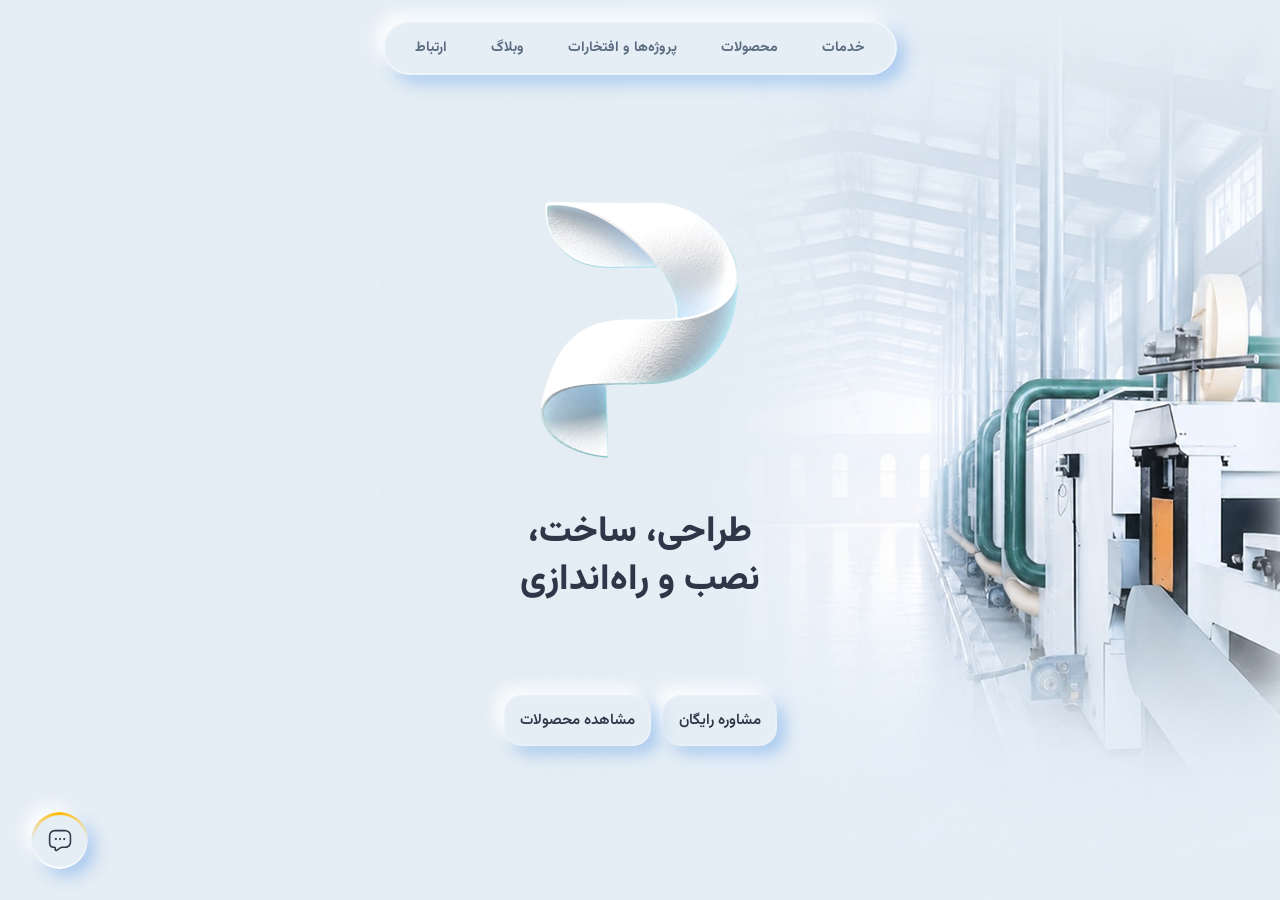
<file: index.html>
<!DOCTYPE html>
<html lang="fa" dir="rtl">
  <head>
    <meta charset="utf-8" />
    <meta name="viewport" content="width=device-width, initial-scale=1" />
    <title>پالپ ایران | طراحی و ساخت خطوط تولید خمیر کاغذ فلاف پالپ</title>
    <meta
      name="description"
      content="شرکت توان و تولید سلولز پایتخت (پالپ ایران)؛ طراحی، ساخت، نصب و راه‌اندازی خطوط تولید خمیر کاغذ فلاف پالپ، آلفا سلولز و خمیر از باگاس."
    />
    <meta name="theme-color" content="#e5edf5" />
    <link rel="stylesheet" href="css/styles.css" />
  </head>
  <body>
    <header>
      <nav aria-label="منوی اصلی">
        <ul>
          <li>
            <a href="#services" style="--section-timeline: --section-services">خدمات</a>
          </li>
          <li>
            <a href="#products" style="--section-timeline: --section-products">محصولات</a>
          </li>
          <li>
            <a href="#projects" style="--section-timeline: --section-projects">پروژه‌ها و افتخارات</a>
          </li>
          <li>
            <a href="blogs.html">وبلاگ</a>
          </li>
          <li>
            <a href="#footer-section" style="--section-timeline: --section-footer">ارتباط</a>
          </li>
        </ul>
      </nav>
    </header>

    <main>
      <section id="landing">
          <img
            class="hero-background"
            src="media/hero.jpg"
            width="1100"
            height="1100"
            alt=""
            aria-hidden="true"
            fetchpriority="high"
            decoding="async"
          />
          <img
            class="hero-logo"
            src="media/logo.png"
            width="500"
            height="500"
            alt="پالپ ایران"
          />
          <div class="hero-text">
            <h1 class="landing-headline">
              <span class="fixed-part">طراحی، ساخت،<br />نصب و راه‌اندازی</span>
              <span class="dynamic-part-wrapper">
                <span class="dynamic-text-item">خطوط تولید خمیر کاغذ فلاف پالپ</span>
                <span class="dynamic-text-item">خطوط تولید آلفا سلولز از پنبه و ساقه موز</span>
                <span class="dynamic-text-item">خطوط تولید خمیر کاغذ از ضایعات کشاورزی و باگاس</span>
              </span>
            </h1>
            <div class="actions">
              <a class="btn" href="#footer-section">مشاوره رایگان</a>
              <a class="btn" href="#products">مشاهده محصولات</a>
            </div>
          </div>
      </section>

      <section id="services">
        <h2 class="fade-up">خدمات <span class="accent-text">تخصصی</span></h2>
        <div class="services-layout">
          <div class="services-timeline" aria-hidden="true">
            <svg
              class="timeline-svg"
              viewBox="0 0 60 800"
              preserveAspectRatio="xMidYMid meet"
            >
              <defs>
                <filter id="pressed-inner" x="-20%" y="-2%" width="140%" height="104%">
                  <feOffset dx="2" dy="2" in="SourceAlpha" result="offDark" />
                  <feGaussianBlur stdDeviation="2.5" in="offDark" result="blurDark" />
                  <feComposite operator="out" in="SourceAlpha" in2="blurDark" result="invDark" />
                  <feFlood flood-color="rgba(95,157,231,0.7)" result="colorDark" />
                  <feComposite operator="in" in="colorDark" in2="invDark" result="shadowDark" />
                  <feOffset dx="-2" dy="-2" in="SourceAlpha" result="offLight" />
                  <feGaussianBlur stdDeviation="2.5" in="offLight" result="blurLight" />
                  <feComposite operator="out" in="SourceAlpha" in2="blurLight" result="invLight" />
                  <feFlood flood-color="rgba(255,255,255,1)" result="colorLight" />
                  <feComposite operator="in" in="colorLight" in2="invLight" result="shadowLight" />
                  <feMerge>
                    <feMergeNode in="shadowDark" />
                    <feMergeNode in="shadowLight" />
                  </feMerge>
                </filter>
                <clipPath id="liquid-clip">
                  <path
                    d="M 30,61 A 19 19 0 0 1 33,98.762 L 33,221.238 A 19 19 0 0 1 33,258.762 L 33,381.238 A 19 19 0 0 1 33,418.762 L 33,541.238 A 19 19 0 0 1 33,578.762 L 33,701.238 A 19 19 0 0 1 30,739 A 19 19 0 0 1 27,701.238 L 27,578.762 A 19 19 0 0 1 27,541.238 L 27,418.762 A 19 19 0 0 1 27,381.238 L 27,258.762 A 19 19 0 0 1 27,221.238 L 27,98.762 A 19 19 0 0 1 30,61 Z"
                  />
                </clipPath>
              </defs>
              <path
                fill="var(--bg)"
                d="M 30,58 A 22 22 0 0 1 36,101.166 L 36,218.834 A 22 22 0 0 1 36,261.166 L 36,378.834 A 22 22 0 0 1 36,421.166 L 36,538.834 A 22 22 0 0 1 36,581.166 L 36,698.834 A 22 22 0 0 1 30,742 A 22 22 0 0 1 24,698.834 L 24,581.166 A 22 22 0 0 1 24,538.834 L 24,421.166 A 22 22 0 0 1 24,378.834 L 24,261.166 A 22 22 0 0 1 24,218.834 L 24,101.166 A 22 22 0 0 1 30,58 Z"
              />
              <path
                class="timeline-liquid"
                clip-path="url(#liquid-clip)"
                fill="none"
                stroke="var(--accent)"
                stroke-width="38"
                stroke-linecap="round"
                d="M 30,61 L 30,739"
              />
              <path
                fill="white"
                filter="url(#pressed-inner)"
                style="pointer-events: none"
                d="M 30,58 A 22 22 0 0 1 36,101.166 L 36,218.834 A 22 22 0 0 1 36,261.166 L 36,378.834 A 22 22 0 0 1 36,421.166 L 36,538.834 A 22 22 0 0 1 36,581.166 L 36,698.834 A 22 22 0 0 1 30,742 A 22 22 0 0 1 24,698.834 L 24,581.166 A 22 22 0 0 1 24,538.834 L 24,421.166 A 22 22 0 0 1 24,378.834 L 24,261.166 A 22 22 0 0 1 24,218.834 L 24,101.166 A 22 22 0 0 1 30,58 Z"
              />
              <g transform="translate(30, 80)">
                <g
                  class="tl-icon"
                  fill="none"
                  stroke="white"
                  stroke-width="2"
                  stroke-linecap="round"
                  stroke-linejoin="round"
                >
                  <g transform="translate(-12, -12)">
                    <path
                      d="M15.707 21.293a1 1 0 0 1-1.414 0l-1.586-1.586a1 1 0 0 1 0-1.414l5.586-5.586a1 1 0 0 1 1.414 0l1.586 1.586a1 1 0 0 1 0 1.414z"
                    />
                    <path
                      d="m18 13-1.375-6.874a1 1 0 0 0-.746-.776L3.235 2.028a1 1 0 0 0-1.207 1.207L5.35 15.879a1 1 0 0 0 .776.746L13 18"
                    />
                    <path d="m2.3 2.3 7.286 7.286" />
                    <circle cx="11" cy="11" r="2" />
                  </g>
                </g>
              </g>
              <g transform="translate(30, 240)">
                <g
                  class="tl-icon"
                  fill="none"
                  stroke="white"
                  stroke-width="2"
                  stroke-linecap="round"
                  stroke-linejoin="round"
                >
                  <g transform="translate(-12, -12)">
                    <path
                      d="M14.7 6.3a1 1 0 0 0 0 1.4l1.6 1.6a1 1 0 0 0 1.4 0l3.106-3.105c.32-.322.863-.22.983.218a6 6 0 0 1-8.259 7.057l-7.91 7.91a1 1 0 0 1-2.999-3l7.91-7.91a6 6 0 0 1 7.057-8.259c.438.12.54.662.219.984z"
                    />
                  </g>
                </g>
              </g>
              <g transform="translate(30, 400)">
                <g
                  class="tl-icon"
                  fill="none"
                  stroke="white"
                  stroke-width="2"
                  stroke-linecap="round"
                  stroke-linejoin="round"
                >
                  <g transform="translate(-12, -12)">
                    <path d="M12 15v5s3.03-.55 4-2c1.08-1.62 0-5 0-5" />
                    <path
                      d="M4.5 16.5c-1.5 1.26-2 5-2 5s3.74-.5 5-2c.71-.84.7-2.13-.09-2.91a2.18 2.18 0 0 0-2.91-.09"
                    />
                    <path
                      d="M9 12a22 22 0 0 1 2-3.95A12.88 12.88 0 0 1 22 2c0 2.72-.78 7.5-6 11a22.4 22.4 0 0 1-4 2z"
                    />
                    <path d="M9 12H4s.55-3.03 2-4c1.62-1.08 5 .05 5 .05" />
                  </g>
                </g>
              </g>
              <g transform="translate(30, 560)">
                <g
                  class="tl-icon"
                  fill="none"
                  stroke="white"
                  stroke-width="2"
                  stroke-linecap="round"
                  stroke-linejoin="round"
                >
                  <g transform="translate(-12, -12)">
                    <path
                      d="m15.477 12.89 1.515 8.526a.5.5 0 0 1-.81.47l-3.58-2.687a1 1 0 0 0-1.197 0l-3.586 2.686a.5.5 0 0 1-.81-.469l1.514-8.526"
                    />
                    <circle cx="12" cy="8" r="6" />
                  </g>
                </g>
              </g>
              <g transform="translate(30, 720)">
                <g
                  class="tl-icon"
                  fill="none"
                  stroke="white"
                  stroke-width="2"
                  stroke-linecap="round"
                  stroke-linejoin="round"
                >
                  <g transform="translate(-12, -12)">
                    <path
                      d="M20 13c0 5-3.5 7.5-7.66 8.95a1 1 0 0 1-.67-.01C7.5 20.5 4 18 4 13V6a1 1 0 0 1 1-1c2 0 4.5-1.2 6.24-2.72a1.17 1.17 0 0 1 1.52 0C14.51 3.81 17 5 19 5a1 1 0 0 1 1 1z"
                    />
                    <path d="m9 12 2 2 4-4" />
                  </g>
                </g>
              </g>
            </svg>
          </div>
          <div class="services-cards">
            <section class="service-item">
              <div class="service-card-new">
                <h3>طراحی حرفه‌ای</h3>
                <p>
                  طراحی و مهندسی خطوط تولید خمیر کاغذ بهداشتی (Fluff Pulp) در ظرفیت‌های ۵ تا ۱۰۰ تن
                  در روز با دانش فنی ۱۰۰٪ بومی و کیفیت رقابتی با نمونه‌های جهانی.
                </p>
              </div>
            </section>
            <section class="service-item">
              <div class="service-card-new">
                <h3>ساخت ماشین‌آلات</h3>
                <p>
                  ساخت تمامی ماشین‌آلات و تجهیزات خطوط تولید فلاف پالپ با استفاده از دانش فنی ۱۰۰٪
                  بومی و مواد اولیه با کیفیت.
                </p>
              </div>
            </section>
            <section class="service-item">
              <div class="service-card-new">
                <h3>راه‌اندازی خط تولید</h3>
                <p>
                  نصب، راه‌اندازی و آموزش کامل کارکنان شامل تولید، کنترل کیفیت، مدیریت فروش،
                  انبارداری و حسابداری.
                </p>
              </div>
            </section>
            <section class="service-item">
              <div class="service-card-new">
                <h3>گارانتی یک ساله</h3>
                <p>
                  گارانتی یک ساله قطعات (به غیر از قطعات الکتریکی) و حضور عوامل فنی تا پایان
                  راه‌اندازی و تضمین کیفیت تولید.
                </p>
              </div>
            </section>
            <section class="service-item">
              <div class="service-card-new">
                <h3>۱۰ سال خدمات پس از فروش</h3>
                <p>
                  پشتیبانی ۲۴ ساعته تلفنی برای رفع مشکلات فنی، تأمین مواد اولیه حداقل یک سال و انعقاد
                  قرارداد فروش محصول تولیدی.
                </p>
              </div>
            </section>
          </div>
        </div>
      </section>

      <section id="products">
        <h2 class="fade-up">محصولات و <span class="accent-text">تکنولوژی‌ها</span></h2>
        <div class="products-grid">
          <article class="product-card fade-up" tabindex="0">
            <div class="product-icon">
              <img
                alt="رول خمیر فلاف پالپ تصفیه شده و معمولی"
                src="https://hot.ir-central1.arvanstorage.ir/pulp/assets/rolled.avif"
                loading="lazy"
                width="280"
                height="280"
                decoding="async"
              />
            </div>
            <h3>خمیر فلاف پالپ</h3>
            <p>
              ماده اولیه اصلی تولید پوشک بچه، نوار بهداشتی و پدهای بیمارستانی. تولید در دو نوع تصفیه
              شده (Treated) و معمولی.
            </p>
            <button class="product-cta" type="button" data-consult="خمیر فلاف پالپ">
              درخواست مشاوره
            </button>
          </article>
          <article class="product-card fade-up" tabindex="0">
            <div class="product-icon">
              <img
                alt="آلفا سلولز باکیفیت تهیه شده از لینتر پنبه"
                src="https://hot.ir-central1.arvanstorage.ir/pulp/assets/linter.avif"
                loading="lazy"
                width="280"
                height="280"
                decoding="async"
              />
            </div>
            <h3>آلفا سلولز (لینتر پنبه)</h3>
            <p>
              تولید خمیر کاغذ با کیفیت بسیار بالا از لینتر پنبه جهت استفاده در صنایع حساس شیمیایی و
              استراتژیک.
            </p>
            <button class="product-cta" type="button" data-consult="آلفا سلولز (لینتر پنبه)">
              درخواست مشاوره
            </button>
          </article>
          <article class="product-card fade-up" tabindex="0">
            <div class="product-icon">
              <img
                alt="تولید خمیر کاغذ اقتصادی و باکیفیت از باگاس و ضایعات کشاورزی"
                src="https://hot.ir-central1.arvanstorage.ir/pulp/assets/fluff.avif"
                loading="lazy"
                width="280"
                height="280"
                decoding="async"
              />
            </div>
            <h3>خمیر از باگاس</h3>
            <p>
              بهره‌گیری از ضایعات کشاورزی (باگاس) برای تولید خمیر کاغذ؛ راهکاری پایدار و اقتصادی برای
              جایگزینی منابع چوبی.
            </p>
            <button class="product-cta" type="button" data-consult="خمیر از باگاس">
              درخواست مشاوره
            </button>
          </article>
        </div>
      </section>

      <section id="projects">
        <h2 class="fade-up">از تجربه تا <span class="accent-text">اجرا</span></h2>
        <p class="section-lead">
          در ۱۸ سال گذشته، ۱۷ پروژه را در سراسر ایران از طراحی تا راه‌اندازی همراهی کرده‌ایم.
        </p>

        <div class="project-showcase">
          <div class="showcase-heading">
            <h3>پروژه‌های اجراشده</h3>
            <p>نمایی از سالن تولید، تجهیزات نصب‌شده و مراحل اجرا</p>
          </div>
          <div class="project-gallery">
            <figure class="project-photo">
              <img src="media/portfolio2.jpg" alt="بازدید فنی از تجهیزات و مخازن خط تولید" width="1248" height="832" loading="lazy" decoding="async" />
            </figure>
            <figure class="project-photo">
              <img src="media/portfolio3.jpg" alt="نمای سالن و ماشین‌آلات نصب‌شده در خط تولید" width="1080" height="720" loading="lazy" decoding="async" />
            </figure>
            <figure class="project-photo">
              <img src="media/portfolio-teamwork.jpg" alt="همکاری تیم فنی در محل اجرای خط تولید" width="1837" height="1225" loading="lazy" decoding="async" />
            </figure>
          </div>
        </div>

        <div class="section-foot">
          <div class="statbar">
            <div class="stat">
              <strong>۱۸ سال</strong>
              <span>سابقهٔ طراحی و اجرا</span>
            </div>
            <div class="stat">
              <strong>۱۷ پروژه</strong>
              <span>موفق در سراسر ایران</span>
            </div>
            <div class="stat">
              <strong>از طراحی تا تحویل</strong>
              <span>نصب، راه‌اندازی، آموزش</span>
            </div>
          </div>
        </div>

        <div class="proof-grid">
          <article class="proof-card">
            <div class="proof-well">
              <img src="media/trophy.png" alt="تندیس نقش مدیران ارزش‌آفرین در توسعه ملی" width="1078" height="1078" loading="lazy" decoding="async" />
            </div>
            <h3>تندیس ملی</h3>
            <p>نقش مدیران ارزش‌آفرین در توسعه ملی، ۲۲ اسفند ۱۳۹۱، صدا و سیما</p>
          </article>
          <article class="proof-card">
            <div class="proof-well">
              <img src="media/alliance.jpg" alt="گواهی سمینار مدیریت کیفیت و مشتری‌مداری" width="1184" height="864" loading="lazy" decoding="async" />
            </div>
            <h3>مدیریت کیفیت</h3>
            <p>سمینار مدیریت کیفیت و مشتری‌مداری، Alliance، ۳۰ مرداد ۱۳۹۳</p>
          </article>
          <article class="proof-card">
            <div class="proof-well">
              <img src="media/academy.jpg" alt="گواهی دوره مدیریت آکادمی نیدرزاکسن" width="1100" height="1100" loading="lazy" decoding="async" />
            </div>
            <h3>آکادمی نیدرزاکسن</h3>
            <p>دورهٔ ۱۶ ساعتهٔ مدیریت، ۱۷ و ۱۸ فوریه ۲۰۲۰</p>
          </article>
        </div>
      </section>

      <footer id="footer-section" class="footer-card fade-up">
        <h2>آماده راه‌اندازی <span class="accent-text">خط تولید</span> خود هستید؟</h2>
        <p>
          با ۱۸ سال سابقه و اجرای ۱۷ پروژه موفق در سراسر ایران، ما از صفر تا صد در کنار شما هستیم.
        </p>
        <form class="newsletter" id="lead-form">
          <input
            name="contact"
            placeholder="ایمیل یا شماره تماس شما..."
            type="text"
            required
            aria-label="ایمیل یا شماره تماس"
          />
          <button class="btn" type="submit">ثبت درخواست</button>
        </form>
        <p id="consult-lead" hidden></p>

        <div class="contact-info-card" aria-label="اطلاعات تماس پالپ ایران">
          <div class="contact-item">
            <div class="contact-icon" aria-hidden="true">
              <svg width="20" height="20" viewBox="0 0 24 24" fill="none" stroke="currentColor" stroke-width="2" stroke-linecap="round" stroke-linejoin="round">
                <rect x="5" y="2" width="14" height="20" rx="2" ry="2" />
                <line x1="12" y1="18" x2="12.01" y2="18" />
              </svg>
            </div>
            <div>
              <span class="contact-label">همراه</span>
              <a href="tel:09121798057" class="contact-value">0912 179 8057</a>
              <a href="tel:09122346800" class="contact-value">0912 234 6800</a>
            </div>
          </div>
          <div class="contact-item">
            <div class="contact-icon" aria-hidden="true">
              <svg width="20" height="20" viewBox="0 0 24 24" fill="none" stroke="currentColor" stroke-width="2" stroke-linecap="round" stroke-linejoin="round">
                <path d="M22 16.92v3a2 2 0 0 1-2.18 2 19.79 19.79 0 0 1-8.63-3.07 19.5 19.5 0 0 1-6-6 19.79 19.79 0 0 1-3.07-8.67A2 2 0 0 1 4.11 2h3a2 2 0 0 1 2 1.72c.127.96.361 1.903.7 2.81a2 2 0 0 1-.45 2.11L8.09 9.91a16 16 0 0 0 6 6l1.27-1.27a2 2 0 0 1 2.11-.45c.907.339 1.85.573 2.81.7A2 2 0 0 1 22 16.92z" />
              </svg>
            </div>
            <div>
              <span class="contact-label">ثابت</span>
              <a href="tel:02188673823" class="contact-value">021 8867 3823</a>
              <a href="tel:02188673822" class="contact-value">021 8867 3822</a>
            </div>
          </div>
          <div class="contact-item">
            <div class="contact-icon" aria-hidden="true">
              <svg width="20" height="20" viewBox="0 0 24 24" fill="none" stroke="currentColor" stroke-width="2" stroke-linecap="round" stroke-linejoin="round">
                <rect x="2" y="4" width="20" height="16" rx="2" />
                <path d="m22 7-8.97 5.7a1.94 1.94 0 0 1-2.06 0L2 7" />
              </svg>
            </div>
            <div>
              <span class="contact-label">ایمیل</span>
              <a href="mailto:info@pulpiran.ir" class="contact-value">info@pulpiran.ir</a>
            </div>
          </div>
        </div>

        <ul class="social-links" aria-label="شبکه‌های اجتماعی پالپ ایران">
          <li>
            <a href="https://wa.me/989121798057" class="social-btn" title="واتس اپ" aria-label="واتس اپ پالپ ایران">
              <svg width="26" height="26" viewBox="0 0 24 24" fill="currentColor" aria-hidden="true">
                <path d="M20.5 3.5A11 11 0 0 0 2.1 17.1L1 23l6-1.6A11 11 0 0 0 20.5 3.5zm-8.5 17a9.1 9.1 0 0 1-4.6-1.3l-.3-.2-3.6.9.9-3.5-.2-.3A9.1 9.1 0 1 1 12 20.5zm5-6.8c-.3-.1-1.6-.8-1.8-.9s-.4-.1-.6.1-.7.9-.8 1-.3.2-.6.1a7.4 7.4 0 0 1-2.2-1.4 8.2 8.2 0 0 1-1.5-1.9c-.2-.3 0-.4.1-.6l.4-.5.2-.3a.5.5 0 0 0 0-.5c0-.1-.6-1.4-.8-1.9s-.4-.4-.6-.4h-.5a1 1 0 0 0-.7.3 2.9 2.9 0 0 0-.9 2.2 5 5 0 0 0 1.1 2.7 11.5 11.5 0 0 0 4.4 4 14 14 0 0 0 2.9.9 2.5 2.5 0 0 0 1.6 0 2.2 2.2 0 0 0 1.5-1.1 1.8 1.8 0 0 0 .1-1.1c-.1-.1-.3-.2-.6-.3z" />
              </svg>
            </a>
          </li>
          <li>
            <a href="mailto:info@pulpiran.ir" class="social-btn" title="ایمیل" aria-label="ایمیل پالپ ایران">
              <svg width="20" height="20" viewBox="0 0 24 24" fill="none" stroke="currentColor" stroke-width="2" stroke-linecap="round" stroke-linejoin="round">
                <rect x="2" y="4" width="20" height="16" rx="2" />
                <path d="m22 7-8.97 5.7a1.94 1.94 0 0 1-2.06 0L2 7" />
              </svg>
            </a>
          </li>
        </ul>
        <p style="margin-top: 3rem; font-size: 0.8rem">
          © ۲۰۲۶ شرکت توان و تولید سلولز پایتخت (پالپ ایران). تمامی حقوق محفوظ است.
        </p>
      </footer>
    </main>

    <button id="ai-agent-btn" type="button" title="مشاوره" aria-label="باز کردن مشاوره" data-consult="مشاوره">
      <svg width="34" height="34" viewBox="0 0 512 512" aria-hidden="true">
        <path
          fill="var(--text-primary)"
          d="M310.102 87.893c11.602.396 23.238.365 34.798 1.286 18.272 1.455 34.685 7.63 48.757 19.933 14.62 12.784 24.732 28.097 28.596 47.202 1.302 6.438 2.345 13.043 2.456 19.589.519 30.628 1.022 61.264.812 91.893-.111 16.193-2.248 32.155-10.531 46.763-14.508 25.586-35.5 42.299-64.937 46.204-15.061 1.998-30.48 2.275-45.699 1.868-20.578-.551-38.18 5.793-54.203 18.388-10.845 8.525-22.474 16.054-33.735 24.053-9.783 6.95-20.645 7.075-30.297 1.545-9.718-5.569-15.686-14.931-15.011-27.014.161-2.883 1.255-5.712 1.895-8.572 1.261-5.636-.72-8.43-6.563-8.124-11.369.595-22.69-.594-33.12-4.529-11.068-4.175-20.927-11.07-28.654-20.43-10.553-12.786-16.43-27.354-16.705-44.956-.005-19.214.03-37.519-.016-55.824-.004-1.728-.513-3.455-.788-5.183.323-17.889.17-35.803 1.113-53.659.808-15.326 2.796-30.582 10.765-44.303 14.193-24.44 34.537-40.453 63.011-43.788 15.887-1.86 32.026-1.574 48.975-2.275 33.642-.036 66.361-.051 99.08-.067zm-159.068 29.319c-7.165 4.902-15.207 8.909-21.313 14.892-13.082 12.818-17.478 29.676-17.66 47.424-.394 38.316-.275 76.638-.247 114.957.013 17.398 13.227 34.504 28.807 40.808 9.233 3.736 18.617 3.426 28.14 3.786 9.852.373 18.067 4.228 23.599 12.863 5.092 7.95 6.673 16.23 3.796 25.474-.699 2.248.984 5.913 2.51 7.531 1.085 1.148 5.277.856 7.012-.343 12.342-8.523 24.53-17.284 36.535-26.279 16.488-12.354 34.861-19.058 55.486-19.302 11.661-.138 23.328.125 34.988-.07 14.07-.235 27.468-2.748 39.54-10.856 18.588-12.484 29.341-29.545 29.723-51.948.549-32.142.305-64.302.01-96.451-.14-15.245-3.156-29.82-13.006-42.26-6.09-7.69-13.139-14.257-21.985-18.426-12.507-5.895-26.001-7.15-39.658-7.147-46.651.015-93.303.03-139.954.001-11.788-.007-23.332 1.499-35.323 5.345z"
        />
        <path fill="var(--text-primary)" d="M263.049 210.712c11.775 4.517 12.536 21.685 1.424 28.173-5.013 2.927-15.212 2.038-18.898-1.867-4.884-5.174-6.193-14.262-2.889-20.058 3.338-5.857 11.124-8.969 17.652-7.069.79.23 1.599.392 2.711.821z" />
        <path fill="var(--text-primary)" d="M207.688 232.448c-4.874 8.774-15.076 11.001-24.003 5.333-6.28-3.988-7.421-16.064-2.58-22.756 4.23-5.847 13.685-7.402 20.831-3.425 6.392 3.557 9.292 11.529 6.636 18.184-.299.749-.475 1.547-.884 2.664z" />
        <path fill="var(--text-primary)" d="M312 239.287c-5.991-3.186-8.784-8.632-8.692-14.259.106-6.479 3.667-12.024 10.213-14.854 5.37-2.322 13.757-.519 18.22 5.14 4.485 5.687 4.185 12.392 1.085 17.98-3.78 6.813-10.615 8.465-17.263 7.291-1.114-.196-2.176-.693-3.563-1.298z" />
      </svg>
    </button>

    <div id="consult-dialog" class="consult-backdrop" hidden>
      <div class="consult-panel" role="dialog" aria-modal="true" aria-labelledby="consult-title">
        <button class="consult-close" type="button" aria-label="بستن">✕</button>
        <h3 id="consult-title">درخواست مشاوره</h3>
        <p id="consult-topic"></p>
        <div class="consult-links">
          <button class="btn" type="button" id="consult-whatsapp">پیام در واتس‌اپ</button>
          <a class="btn" href="tel:09121798057">تماس ۰۹۱۲ ۱۷۹ ۸۰۵۷</a>
        </div>
      </div>
    </div>

    <script src="js/app.js"></script>
  </body>
</html>
</file>
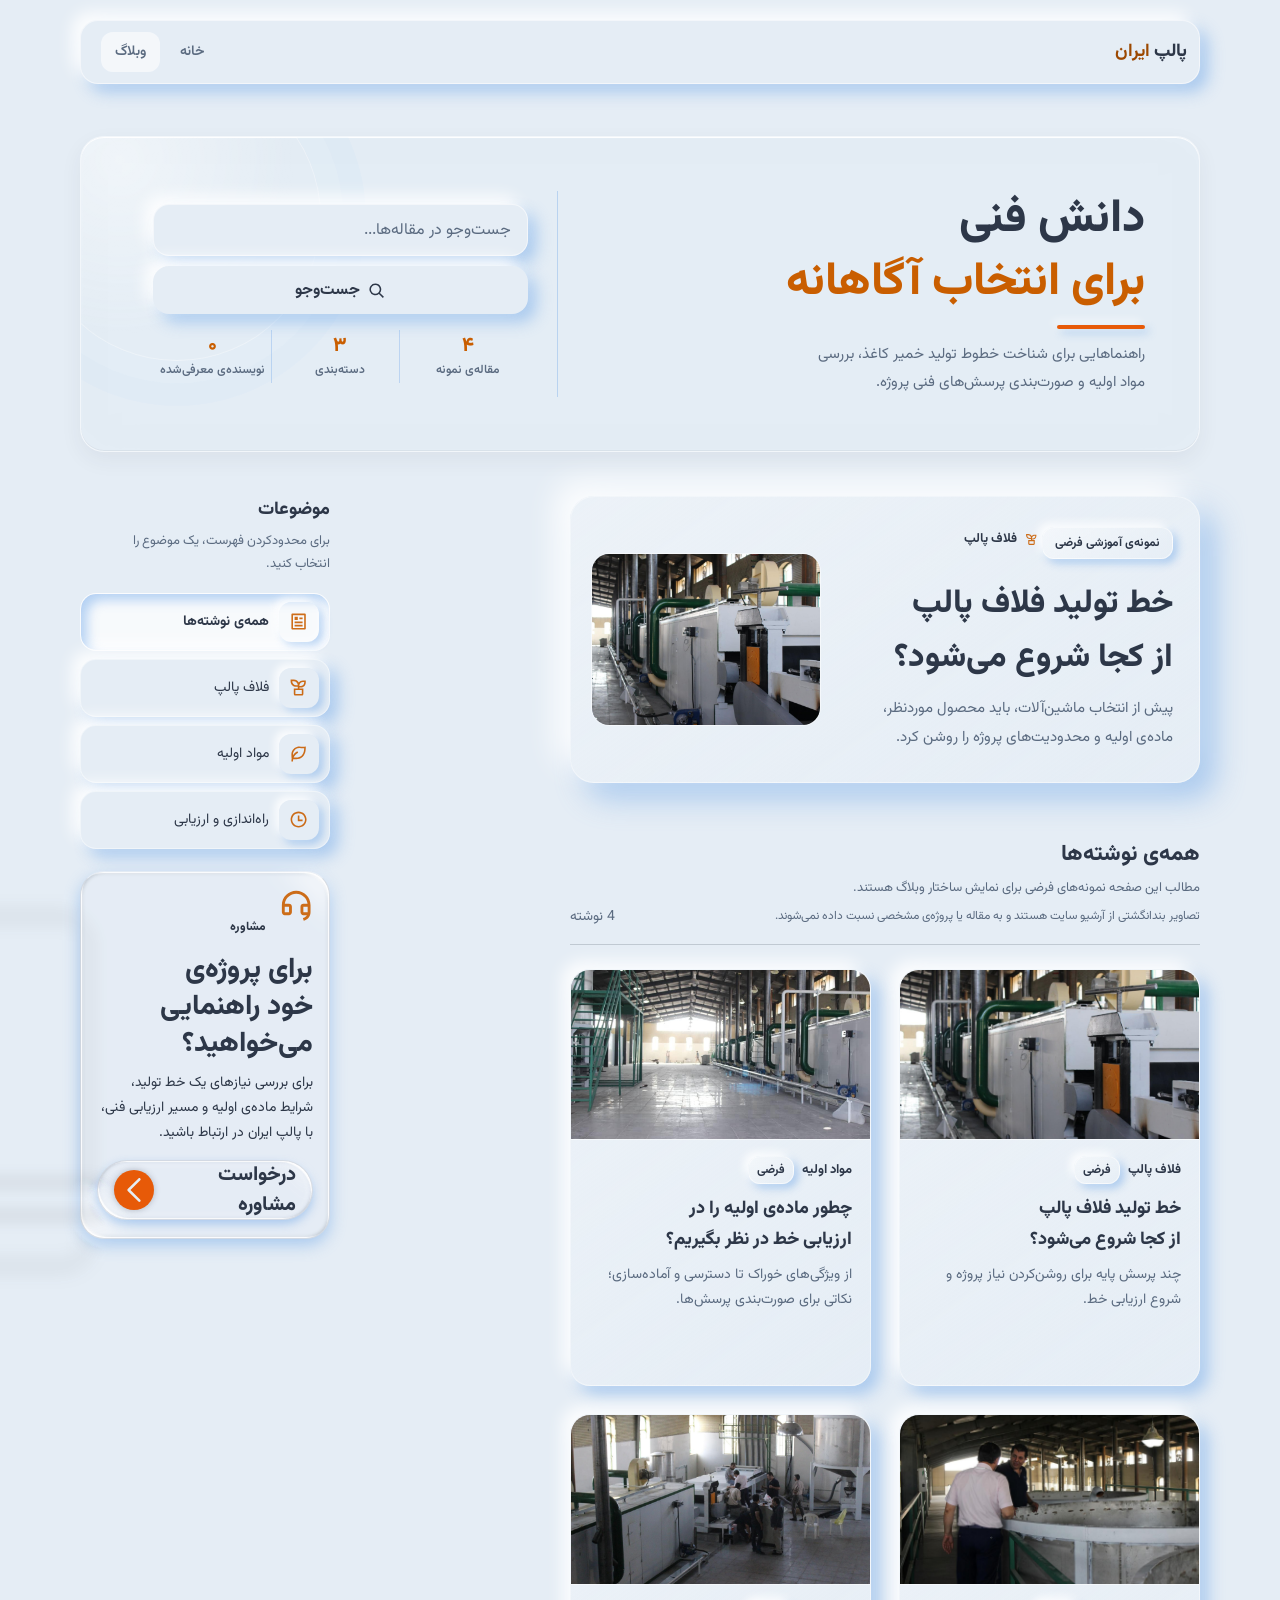
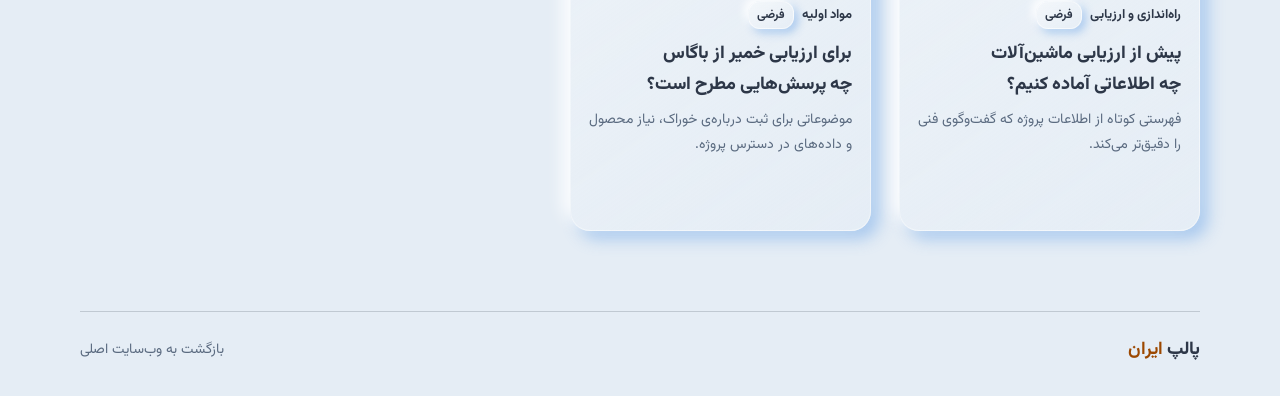
<file: blogs.html>
<!doctype html>
<html lang="fa" dir="rtl">
  <head>
    <meta charset="utf-8" />
    <meta name="viewport" content="width=device-width, initial-scale=1" />
    <meta name="theme-color" content="#e5edf5" />
    <meta
      name="description"
      content="راهنماها و نوشته‌های نمونه درباره‌ی خطوط تولید خمیر کاغذ، فلاف پالپ، ماشین‌آلات و مواد اولیه."
    />
    <title>وبلاگ | پالپ ایران</title>
    <link rel="stylesheet" href="css/styles.css" />
    <link rel="stylesheet" href="css/blog.css" />
    <script src="js/blog.js" defer></script>
  </head>
  <body class="blog-page blog-index-page">
    <a class="skip-link" href="#main-content">رفتن به محتوای اصلی</a>
    <header class="blog-header">
      <a class="blog-brand" href="index.html" aria-label="صفحه‌ی اصلی پالپ ایران">
        <span>پالپ</span><strong>ایران</strong>
      </a>
      <nav class="blog-nav" aria-label="منوی وبلاگ">
        <ul>
          <li><a href="index.html">خانه</a></li>
          <li><a href="blogs.html" aria-current="page">وبلاگ</a></li>
        </ul>
      </nav>
    </header>

    <main class="blog-main" id="main-content">
        <div class="blog-shell">
          <section class="blog-hero" aria-labelledby="blog-title">
              <span class="hero-glass" aria-hidden="true"></span>
              <span class="hero-ring" aria-hidden="true"></span>
              <div class="blog-hero-copy">
                <div class="hero-lead">
                  <h1 id="blog-title"><span>دانش فنی</span><strong>برای انتخاب آگاهانه</strong></h1>
                  <div class="hero-rule" aria-hidden="true"></div>
                  <p class="hero-deck">راهنماهایی برای شناخت خطوط تولید خمیر کاغذ، بررسی مواد اولیه و صورت‌بندی پرسش‌های فنی پروژه.</p>
                </div>
                <div class="hero-action">
                  <search class="hero-well" aria-label="جست‌وجو در مقاله‌های نمونه">
                    <form id="blog-search-form" action="blogs.html#articles" method="get">
                      <label class="visually-hidden" for="article-search">جست‌وجوی عنوان، موضوع یا واژه‌ی کلیدی</label>
                      <input id="article-search" name="q" type="search" placeholder="جست‌وجو در مقاله‌ها..." autocomplete="off" aria-controls="article-rows" />
                      <button class="hero-search-submit" type="submit">
                        <svg viewBox="0 0 24 24" aria-hidden="true"><path d="M10 2a8 8 0 1 0 4.9 14.32l5.39 5.39 1.42-1.42-5.39-5.39A8 8 0 0 0 10 2Zm0 2a6 6 0 1 1 0 12 6 6 0 0 1 0-12Z"/></svg>
                        <span>جست‌وجو</span>
                      </button>
                    </form>
                  </search>
                  <ul class="hero-statbar" aria-label="آمار مقاله‌های نمونه">
                    <li class="hero-stat"><strong>۴</strong><span>مقاله‌ی نمونه</span></li>
                    <li class="hero-stat"><strong>۳</strong><span>دسته‌بندی</span></li>
                    <li class="hero-stat"><strong>۰</strong><span>نویسنده‌ی معرفی‌شده</span></li>
                  </ul>
                </div>
              </div>
            </section>

          <div class="blog-layout">
            <div class="blog-content-column">
              <article class="featured-post">
                <div class="featured-copy">
                  <span class="sample-label">نمونه‌ی آموزشی فرضی</span>
                  <a class="post-category" href="#articles" data-category-link="fluff">
                    <svg viewBox="0 0 24 24" aria-hidden="true">
                      <path d="M5.99805 2C8.68733 2 11.0224 3.51653 12.1947 5.74104C13.372 4.08252 15.3086 3 17.498 3H20.998V5.5C20.998 9.08985 18.0879 12 14.498 12H12.998V13H17.998V20C17.998 21.1046 17.1026 22 15.998 22H7.99805C6.89348 22 5.99805 21.1046 5.99805 20V13H10.998V11H8.998C5.132 11 1.998 7.86599 1.998 4V2H5.99805ZM15.998 15H7.99805V20H15.998V15ZM18.998 5H17.498C15.0128 5 12.998 7.01472 12.998 9.5V10H14.498C16.9833 10 18.998 7.98528 18.998 5.5V5ZM5.99805 4H3.99805C3.99805 6.76142 6.23662 9 8.998 9H10.998C10.998 6.23858 8.75947 4 5.99805 4Z"/>
                    </svg>
                    فلاف پالپ
                  </a>
                  <h2>خط تولید فلاف پالپ از کجا شروع می‌شود؟</h2>
                  <p class="post-excerpt">
                    پیش از انتخاب ماشین‌آلات، باید محصول موردنظر، ماده‌ی اولیه و محدودیت‌های پروژه را روشن کرد.
                  </p>
                </div>
                <img
                  class="featured-image"
                  src="media/portfolio.jpg"
                  alt="نمایی از تجهیزات صنعتی در یکی از تصاویر آرشیوی پالپ ایران"
                  width="1536"
                  height="1225"
                  fetchpriority="high"
                  decoding="async"
                />
              </article>

              <section class="article-list" id="articles" aria-labelledby="articles-title">
                <div class="list-heading">
                  <div>
                    <h2 id="articles-title">همه‌ی نوشته‌ها</h2>
                    <p>مطالب این صفحه نمونه‌های فرضی برای نمایش ساختار وبلاگ هستند.</p>
                    <p class="archive-note">تصاویر بندانگشتی از آرشیو سایت هستند و به مقاله یا پروژه‌ی مشخصی نسبت داده نمی‌شوند.</p>
                  </div>
                  <span class="result-count" id="result-count" aria-live="polite">۴ نوشته</span>
                </div>

                <div class="article-grid" id="article-rows">
                  <article class="article-card" data-category="fluff">
                    <div class="article-card-image">
                      <img src="media/portfolio.jpg" alt="" width="1536" height="1225" loading="lazy" decoding="async" />
                    </div>
                    <div class="article-card-copy">
                      <div class="card-meta"><a class="post-category" href="#articles" data-category-link="fluff">فلاف پالپ</a><span class="sample-label">فرضی</span></div>
                      <h3>خط تولید فلاف پالپ از کجا شروع می‌شود؟</h3>
                      <p>چند پرسش پایه برای روشن‌کردن نیاز پروژه و شروع ارزیابی خط.</p>
                    </div>
                  </article>
                  <article class="article-card" data-category="materials">
                    <div class="article-card-image">
                      <img src="media/portfolio3.jpg" alt="" width="1080" height="720" loading="lazy" decoding="async" />
                    </div>
                    <div class="article-card-copy">
                      <div class="card-meta"><a class="post-category" href="#articles" data-category-link="materials">مواد اولیه</a><span class="sample-label">فرضی</span></div>
                      <h3>چطور ماده‌ی اولیه را در ارزیابی خط در نظر بگیریم؟</h3>
                      <p>از ویژگی‌های خوراک تا دسترسی و آماده‌سازی؛ نکاتی برای صورت‌بندی پرسش‌ها.</p>
                    </div>
                  </article>
                  <article class="article-card" data-category="planning">
                    <div class="article-card-image">
                      <img src="media/portfolio2.jpg" alt="" width="1536" height="1024" loading="lazy" decoding="async" />
                    </div>
                    <div class="article-card-copy">
                      <div class="card-meta"><a class="post-category" href="#articles" data-category-link="planning">راه‌اندازی و ارزیابی</a><span class="sample-label">فرضی</span></div>
                      <h3>پیش از ارزیابی ماشین‌آلات چه اطلاعاتی آماده کنیم؟</h3>
                      <p>فهرستی کوتاه از اطلاعات پروژه که گفت‌وگوی فنی را دقیق‌تر می‌کند.</p>
                    </div>
                  </article>
                  <article class="article-card" data-category="materials">
                    <div class="article-card-image">
                      <img src="media/portfolio-teamwork.jpg" alt="" width="1837" height="1225" loading="lazy" decoding="async" />
                    </div>
                    <div class="article-card-copy">
                      <div class="card-meta"><a class="post-category" href="#articles" data-category-link="materials">مواد اولیه</a><span class="sample-label">فرضی</span></div>
                      <h3>برای ارزیابی خمیر از باگاس چه پرسش‌هایی مطرح است؟</h3>
                      <p>موضوعاتی برای ثبت درباره‌ی خوراک، نیاز محصول و داده‌های در دسترس پروژه.</p>
                    </div>
                  </article>
                </div>
                <p class="empty-results" id="empty-results" hidden>مقاله‌ای با این عبارت و موضوع پیدا نشد. عبارت جست‌وجو یا دسته‌بندی را تغییر دهید.</p>
              </section>
            </div>

            <aside class="topic-rail" aria-labelledby="topics-title">
              <h2 id="topics-title">موضوعات</h2>
              <p class="topic-intro">برای محدودکردن فهرست، یک موضوع را انتخاب کنید.</p>
              <div class="topic-options" role="group" aria-label="فیلتر موضوعی نوشته‌ها">
                <button class="topic-option is-active" type="button" data-filter="all" aria-pressed="true">
                  <span class="topic-icon"><svg viewBox="0 0 24 24" aria-hidden="true"><path d="M20 22H4C3.44772 22 3 21.5523 3 21V3C3 2.44772 3.44772 2 4 2H20C20.5523 2 21 2.44772 21 3V21C21 21.5523 20.5523 22 20 22ZM19 20V4H5V20H19ZM7 6H11V10H7V6ZM7 12H17V14H7V12ZM7 16H17V18H7V16ZM13 7H17V9H13V7Z"/></svg></span>
                  <span>همه‌ی نوشته‌ها</span>
                </button>
                <button class="topic-option" type="button" data-filter="fluff" aria-pressed="false">
                  <span class="topic-icon"><svg viewBox="0 0 24 24" aria-hidden="true"><path d="M5.99805 2C8.68733 2 11.0224 3.51653 12.1947 5.74104C13.372 4.08252 15.3086 3 17.498 3H20.998V5.5C20.998 9.08985 18.0879 12 14.498 12H12.998V13H17.998V20C17.998 21.1046 17.1026 22 15.998 22H7.99805C6.89348 22 5.99805 21.1046 5.99805 20V13H10.998V11H8.998C5.132 11 1.998 7.86599 1.998 4V2H5.99805ZM15.998 15H7.99805V20H15.998V15ZM18.998 5H17.498C15.0128 5 12.998 7.01472 12.998 9.5V10H14.498C16.9833 10 18.998 7.98528 18.998 5.5V5ZM5.99805 4H3.99805C3.99805 6.76142 6.23662 9 8.998 9H10.998C10.998 6.23858 8.75947 4 5.99805 4Z"/></svg></span>
                  <span>فلاف پالپ</span>
                </button>
                <button class="topic-option" type="button" data-filter="materials" aria-pressed="false">
                  <span class="topic-icon"><svg viewBox="0 0 24 24" aria-hidden="true"><path d="M20.998 3V5C20.998 14.6274 15.6255 19 8.99805 19L5.24077 18.9999C5.0786 19.912 4.99805 20.907 4.99805 22H2.99805C2.99805 20.6373 3.11376 19.3997 3.34381 18.2682C3.1133 16.9741 2.99805 15.2176 2.99805 13C2.99805 7.47715 7.4752 3 12.998 3C14.998 3 16.998 4 20.998 3ZM12.998 5C8.57977 5 4.99805 8.58172 4.99805 13C4.99805 13.3624 5.00125 13.7111 5.00759 14.0459C6.26198 12.0684 8.09902 10.5048 10.5019 9.13176L11.4942 10.8682C8.6393 12.4996 6.74554 14.3535 5.77329 16.9998L8.99805 17C15.0132 17 18.8692 13.0269 18.9949 5.38766C17.6229 5.52113 16.3481 5.436 14.7754 5.20009C13.6243 5.02742 13.3988 5 12.998 5Z"/></svg></span>
                  <span>مواد اولیه</span>
                </button>
                <button class="topic-option" type="button" data-filter="planning" aria-pressed="false">
                  <span class="topic-icon"><svg viewBox="0 0 24 24" aria-hidden="true"><path d="M12 22C6.47715 22 2 17.5228 2 12C2 6.47715 6.47715 2 12 2C17.5228 2 22 6.47715 22 12C22 17.5228 17.5228 22 12 22ZM12 20C16.4183 20 20 16.4183 20 12C20 7.58172 16.4183 4 12 4C7.58172 4 4 7.58172 4 12C4 16.4183 7.58172 20 12 20ZM13 12H17V14H11V7H13V12Z"/></svg></span>
                  <span>راه‌اندازی و ارزیابی</span>
                </button>
              </div>
              <label class="mobile-topic-label" for="mobile-topic-filter">انتخاب موضوع</label>
              <select class="mobile-topic-filter" id="mobile-topic-filter">
                <option value="all">همه‌ی نوشته‌ها</option>
                <option value="fluff">فلاف پالپ</option>
                <option value="materials">مواد اولیه</option>
                <option value="planning">راه‌اندازی و ارزیابی</option>
              </select>
              <section class="rail-note rail-cta" aria-labelledby="rail-cta-title">
                    <span class="card-fx" aria-hidden="true"></span>
                    <svg class="rail-icon" viewBox="0 0 24 24" aria-hidden="true">
                      <path d="M22 17.0022C21.999 19.8731 19.9816 22.2726 17.2872 22.8616L16.6492 20.9476C17.8532 20.7511 18.8765 20.0171 19.4649 19H17C15.8954 19 15 18.1046 15 17V13C15 11.8954 15.8954 11 17 11H19.9381C19.446 7.05369 16.0796 4 12 4C7.92038 4 4.55399 7.05369 4.06189 11H7C8.10457 11 9 11.8954 9 13V17C9 18.1046 8.10457 19 7 19H4C2.89543 19 2 18.1046 2 17V12C2 6.47715 6.47715 2 12 2C17.5228 2 22 6.47715 22 12V12.9987V13V17V17.0013V17.0022ZM20 17V13H17V17H20ZM4 13V17H7V13H4Z"/>
                    </svg>
                    <span class="rail-kicker">مشاوره</span>
                    <h3 id="rail-cta-title">برای پروژه‌ی خود راهنمایی می‌خواهید؟</h3>
                    <p>برای بررسی نیازهای یک خط تولید، شرایط ماده‌ی اولیه و مسیر ارزیابی فنی، با پالپ ایران در ارتباط باشید.</p>
                    <a class="glass-btn" href="index.html#footer-section">
                      <span class="glass-fx" aria-hidden="true"></span>
                      <span class="glass-ring" aria-hidden="true"></span>
                      <span class="glass-text">درخواست مشاوره</span>
                      <span class="glass-icon" aria-hidden="true">
                        <svg viewBox="0 0 1024 1024" xmlns="http://www.w3.org/2000/svg">
                          <path d="M779.180132 473.232045 322.354755 16.406668c-21.413706-21.413706-56.121182-21.413706-77.534887 0-21.413706 21.413706-21.413706 56.122205 0 77.534887l418.057421 418.057421L244.819868 930.057421c-21.413706 21.413706-21.413706 56.122205 0 77.534887 10.706853 10.706853 24.759917 16.059767 38.767955 16.059767s28.061103-5.353938 38.767955-16.059767L779.180132 550.767955C800.593837 529.35425 800.593837 494.64575 779.180132 473.232045z"/>
                        </svg>
                      </span>
                    </a>
                  </section>
            </aside>
          </div>
        </div>
      
    </main>

    <footer class="blog-footer">
      <a class="blog-brand" href="index.html"><span>پالپ</span><strong>ایران</strong></a>
      <a href="index.html">بازگشت به وب‌سایت اصلی</a>
    </footer>
  </body>
</html>
</file>
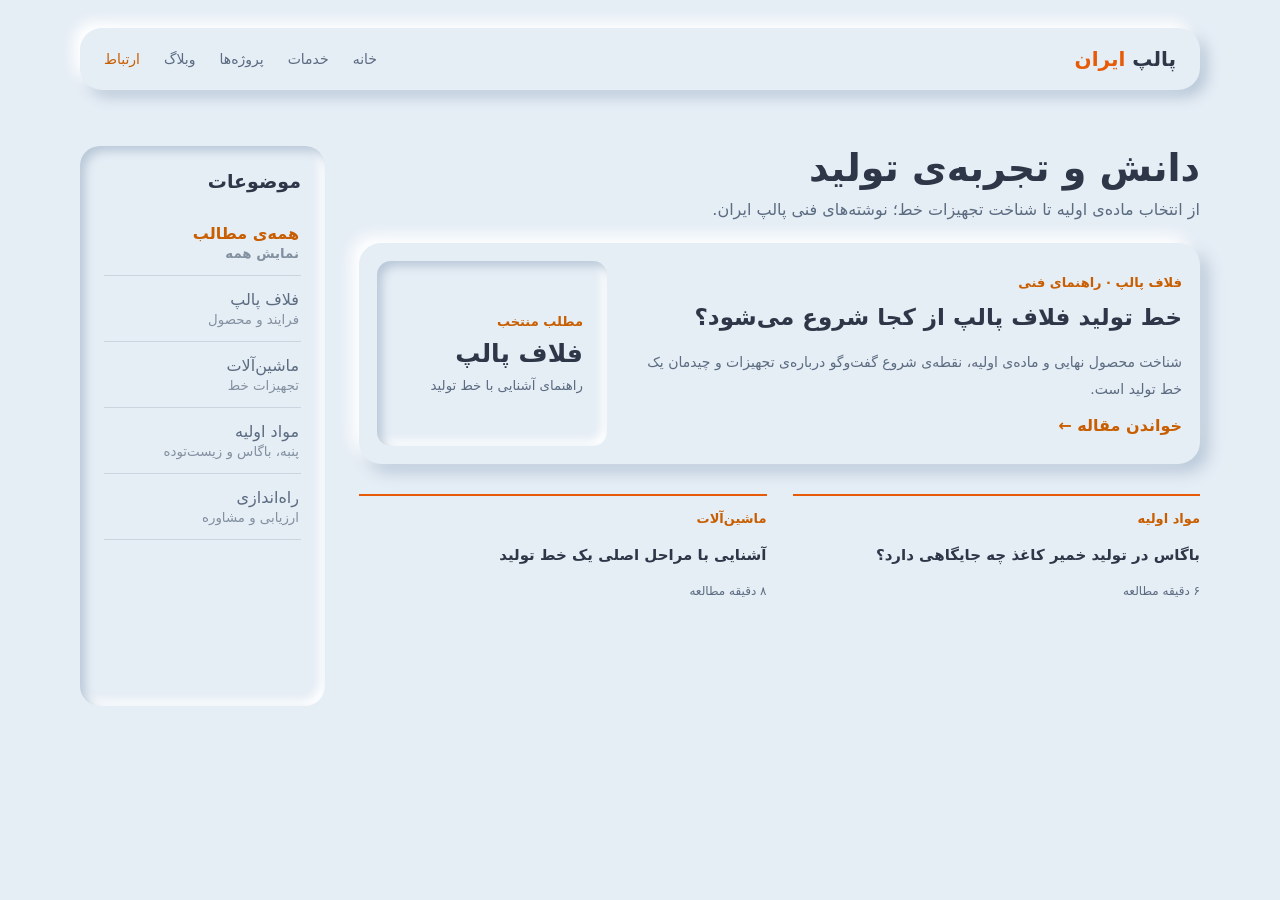
<file: .impeccable/mocks/decision/assigned.html>
<!doctype html>
<html lang="fa" dir="rtl">
<head>
<meta charset="utf-8"><meta name="viewport" content="width=device-width,initial-scale=1"><meta name="theme-color" content="#e5edf5">
<title>راهنمای خط تولید | پالپ ایران</title>
<meta name="description" content="پیش‌نمایش تازه‌ی ساختار موضوع‌محور وبلاگ پالپ ایران">
<style>
*{box-sizing:border-box}body{margin:0;background:#e5edf5;color:#2d3748;font:16px system-ui,sans-serif;height:900px;overflow:hidden}.shell{width:1120px;margin:auto;padding-top:28px}.nav{height:62px;border-radius:22px;box-shadow:-7px -7px 14px #fff,7px 7px 14px #b9c8d8;display:flex;align-items:center;justify-content:space-between;padding:0 24px}.brand{font-weight:700;font-size:20px}.brand b{color:#e75a08}.links{display:flex;gap:24px;color:#5b6b80;font-size:14px}.links span:last-child{color:#c95e00}.layout{display:grid;grid-template-columns:1fr 245px;gap:34px;margin-top:56px}.topics{padding:24px;border-radius:20px;box-shadow:inset 5px 5px 10px #b9c8d8,inset -5px -5px 10px #fff;height:560px}.topics h2{font-size:19px;margin:0 0 18px}.topic{padding:14px 2px;border-bottom:1px solid #cbd5df;color:#5b6b80}.topic.active{color:#c95e00;font-weight:700}.topic small{display:block;color:#8290a0;margin-top:3px}.content h1{font-size:38px;margin:0 0 10px}.intro{color:#5b6b80;margin:0 0 24px}.feature{display:grid;grid-template-columns:1fr 230px;gap:26px;align-items:center;padding:18px;border-radius:22px;box-shadow:-8px -8px 16px #fff,8px 8px 16px #b9c8d8}.visual-note{min-height:185px;border-radius:14px;box-shadow:inset 5px 5px 10px #b9c8d8,inset -5px -5px 10px #fff;display:flex;flex-direction:column;justify-content:center;padding:24px}.visual-note strong{font-size:25px;margin:10px 0}.visual-note small{color:#5b6b80}.tag{color:#c95e00;font-size:13px;font-weight:700}.feature h2{font-size:23px;line-height:1.6;margin:8px 0}.feature p{color:#5b6b80;line-height:1.9;font-size:14px}.read{color:#c95e00;font-weight:700}.more{display:flex;gap:26px;margin-top:30px}.more article{flex:1;border-top:2px solid #e75a08;padding-top:12px}.more h3{font-size:15px;line-height:1.8}.more p{font-size:12px;color:#5b6b80}
</style>
</head>
<body><div class="shell"><header class="nav"><div class="brand">پالپ <b>ایران</b></div><nav class="links"><span>خانه</span><span>خدمات</span><span>پروژه‌ها</span><span>وبلاگ</span><span>ارتباط</span></nav></header><main class="layout"><section class="content"><h1>دانش و تجربه‌ی تولید</h1><p class="intro">از انتخاب ماده‌ی اولیه تا شناخت تجهیزات خط؛ نوشته‌های فنی پالپ ایران.</p><article class="feature"><div><span class="tag">فلاف پالپ · راهنمای فنی</span><h2>خط تولید فلاف پالپ از کجا شروع می‌شود؟</h2><p>شناخت محصول نهایی و ماده‌ی اولیه، نقطه‌ی شروع گفت‌وگو درباره‌ی تجهیزات و چیدمان یک خط تولید است.</p><span class="read">خواندن مقاله ←</span></div><div class="visual-note"><span class="tag">مطلب منتخب</span><strong>فلاف پالپ</strong><small>راهنمای آشنایی با خط تولید</small></div></article><div class="more"><article><span class="tag">مواد اولیه</span><h3>باگاس در تولید خمیر کاغذ چه جایگاهی دارد؟</h3><p>۶ دقیقه مطالعه</p></article><article><span class="tag">ماشین‌آلات</span><h3>آشنایی با مراحل اصلی یک خط تولید</h3><p>۸ دقیقه مطالعه</p></article></div></section><aside class="topics"><h2>موضوعات</h2><div class="topic active">همه‌ی مطالب<small>نمایش همه</small></div><div class="topic">فلاف پالپ<small>فرایند و محصول</small></div><div class="topic">ماشین‌آلات<small>تجهیزات خط</small></div><div class="topic">مواد اولیه<small>پنبه، باگاس و زیست‌توده</small></div><div class="topic">راه‌اندازی<small>ارزیابی و مشاوره</small></div></aside></main></div></body>
</html>
</file>
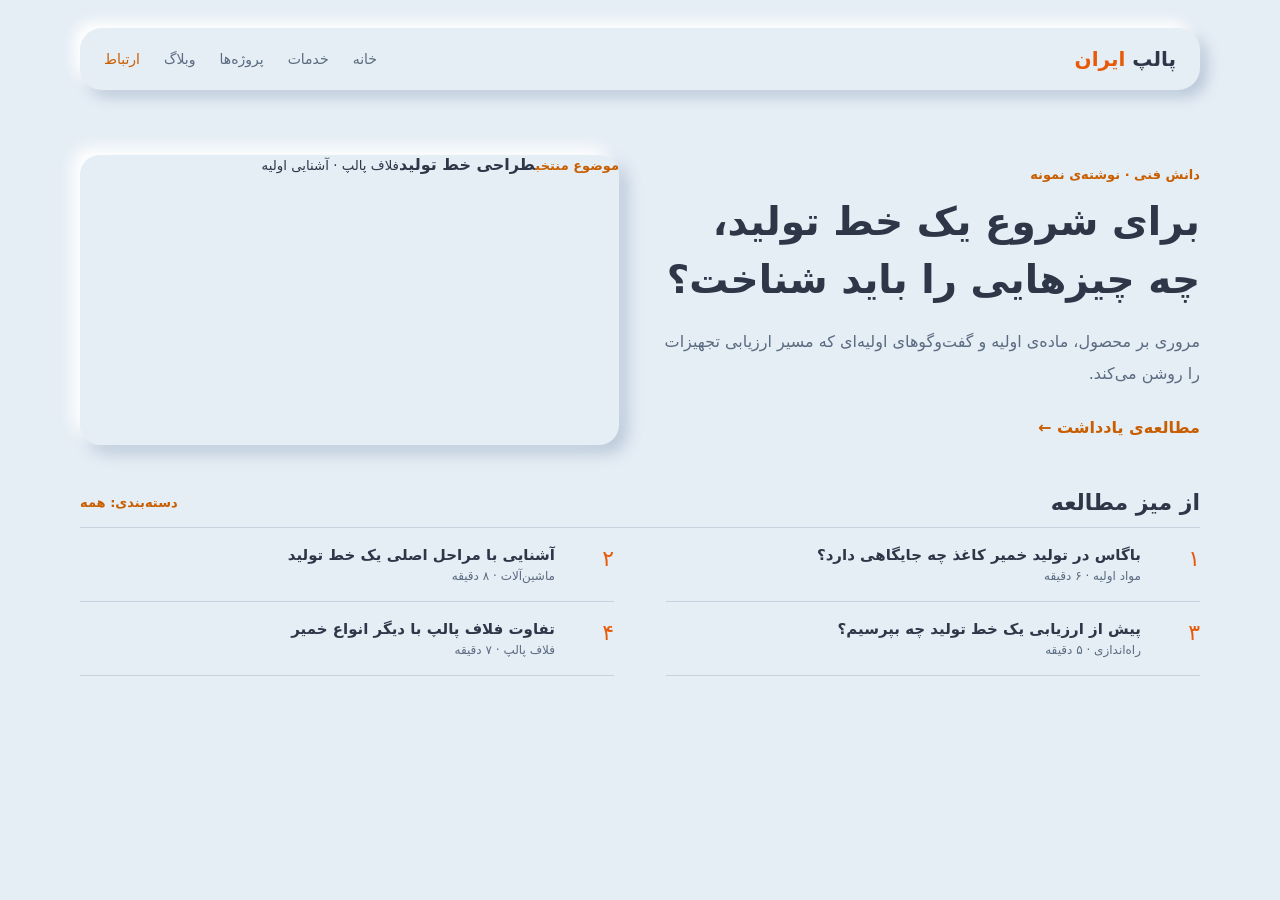
<file: .impeccable/mocks/decision/reading-desk.html>
<!doctype html>
<html lang="fa" dir="rtl">
<head>
<meta charset="utf-8"><meta name="viewport" content="width=device-width,initial-scale=1"><meta name="theme-color" content="#e5edf5">
<title>میز مطالعه | پالپ ایران</title>
<meta name="description" content="پیش‌نمایش تازه‌ی ساختار میز مطالعه‌ی وبلاگ پالپ ایران">
<style>
*{box-sizing:border-box}body{margin:0;background:#e5edf5;color:#2d3748;font:16px system-ui,sans-serif;height:900px;overflow:hidden}.shell{width:1120px;margin:auto;padding-top:28px}.nav{height:62px;border-radius:22px;box-shadow:-7px -7px 14px #fff,7px 7px 14px #b9c8d8;display:flex;align-items:center;justify-content:space-between;padding:0 24px}.brand{font-weight:700;font-size:20px}.brand b{color:#e75a08}.links{display:flex;gap:24px;color:#5b6b80;font-size:14px}.links span:last-child{color:#c95e00}.hero{display:grid;grid-template-columns:1fr 1fr;gap:42px;align-items:center;margin:65px 0 45px}.hero .visual-note{height:290px;border-radius:20px;box-shadow:-8px -8px 16px #fff,8px 8px 16px #b9c8d8}.tag{color:#c95e00;font-size:13px;font-weight:700}.hero h1{font-size:39px;line-height:1.5;margin:10px 0}.hero p{color:#5b6b80;line-height:2}.read{display:inline-block;margin-top:12px;color:#c95e00;font-weight:700}.list-head{display:flex;justify-content:space-between;align-items:center;border-bottom:1px solid #c7d2de;padding-bottom:12px}.list-head h2{font-size:22px;margin:0}.list{display:grid;grid-template-columns:1fr 1fr;column-gap:52px}.item{display:grid;grid-template-columns:44px 1fr;gap:15px;padding:18px 0;border-bottom:1px solid #c7d2de}.number{font-size:22px;color:#e75a08}.item h3{font-size:15px;margin:0 0 5px}.item p{font-size:12px;color:#5b6b80;margin:0}
</style>
</head>
<body><div class="shell"><header class="nav"><div class="brand">پالپ <b>ایران</b></div><nav class="links"><span>خانه</span><span>خدمات</span><span>پروژه‌ها</span><span>وبلاگ</span><span>ارتباط</span></nav></header><main><section class="hero"><div><span class="tag">دانش فنی · نوشته‌ی نمونه</span><h1>برای شروع یک خط تولید، چه چیزهایی را باید شناخت؟</h1><p>مروری بر محصول، ماده‌ی اولیه و گفت‌وگوهای اولیه‌ای که مسیر ارزیابی تجهیزات را روشن می‌کند.</p><span class="read">مطالعه‌ی یادداشت ←</span></div><div class="visual-note"><span class="tag">موضوع منتخب</span><strong>طراحی خط تولید</strong><small>فلاف پالپ · آشنایی اولیه</small></div></section><section><div class="list-head"><h2>از میز مطالعه</h2><span class="tag">دسته‌بندی: همه</span></div><div class="list"><article class="item"><span class="number">۱</span><div><h3>باگاس در تولید خمیر کاغذ چه جایگاهی دارد؟</h3><p>مواد اولیه · ۶ دقیقه</p></div></article><article class="item"><span class="number">۲</span><div><h3>آشنایی با مراحل اصلی یک خط تولید</h3><p>ماشین‌آلات · ۸ دقیقه</p></div></article><article class="item"><span class="number">۳</span><div><h3>پیش از ارزیابی یک خط تولید چه بپرسیم؟</h3><p>راه‌اندازی · ۵ دقیقه</p></div></article><article class="item"><span class="number">۴</span><div><h3>تفاوت فلاف پالپ با دیگر انواع خمیر</h3><p>فلاف پالپ · ۷ دقیقه</p></div></article></div></section></main></div></body>
</html>
</file>
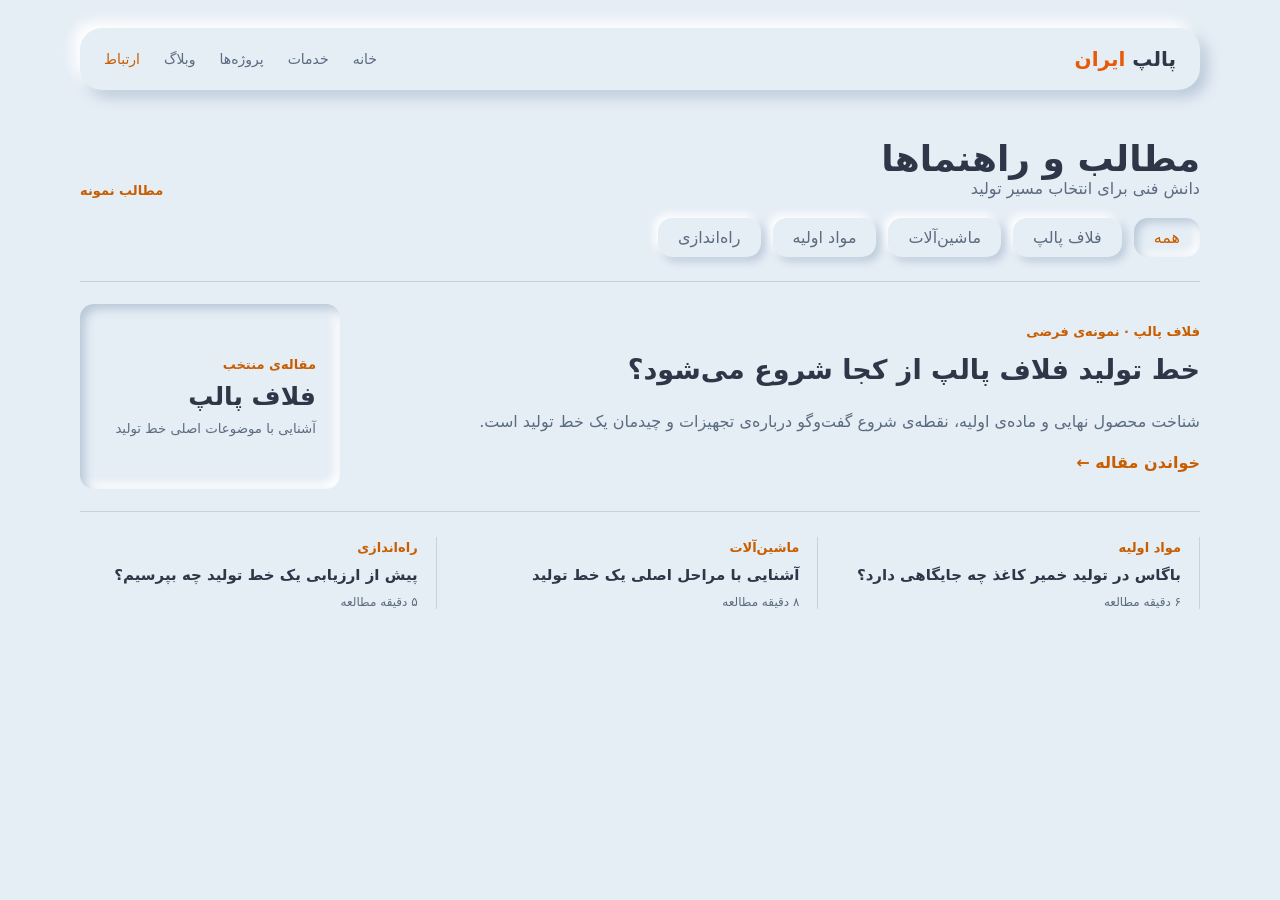
<file: .impeccable/mocks/decision/topic-index.html>
<!doctype html>
<html lang="fa" dir="rtl">
<head>
<meta charset="utf-8"><meta name="viewport" content="width=device-width,initial-scale=1"><meta name="theme-color" content="#e5edf5">
<title>نمایه‌ی موضوعات | پالپ ایران</title>
<meta name="description" content="پیش‌نمایش تازه‌ی ساختار نمایه‌ای وبلاگ پالپ ایران">
<style>
*{box-sizing:border-box}body{margin:0;background:#e5edf5;color:#2d3748;font:16px system-ui,sans-serif;height:900px;overflow:hidden}.shell{width:1120px;margin:auto;padding-top:28px}.nav{height:62px;border-radius:22px;box-shadow:-7px -7px 14px #fff,7px 7px 14px #b9c8d8;display:flex;align-items:center;justify-content:space-between;padding:0 24px}.brand{font-weight:700;font-size:20px}.brand b{color:#e75a08}.links{display:flex;gap:24px;color:#5b6b80;font-size:14px}.links span:last-child{color:#c95e00}.heading{display:flex;align-items:end;justify-content:space-between;margin:48px 0 20px}.heading h1{font-size:36px;margin:0}.heading p{color:#5b6b80;margin:0}.filters{display:flex;gap:12px;margin-bottom:24px}.filter{border:0;background:#e5edf5;color:#5b6b80;padding:10px 20px;border-radius:14px;box-shadow:-4px -4px 8px #fff,4px 4px 8px #b9c8d8;font:inherit}.filter.on{color:#c95e00;box-shadow:inset 4px 4px 8px #b9c8d8,inset -4px -4px 8px #fff}.feature{display:grid;grid-template-columns:1fr 260px;gap:34px;align-items:center;padding:22px 0;border-block:1px solid #c7d2de}.visual-note{min-height:185px;border-radius:14px;box-shadow:inset 5px 5px 10px #b9c8d8,inset -5px -5px 10px #fff;display:flex;flex-direction:column;justify-content:center;padding:24px}.visual-note strong{font-size:25px;margin:10px 0}.visual-note small{color:#5b6b80}.tag{color:#c95e00;font-size:13px;font-weight:700}.feature h2{font-size:27px;line-height:1.6;margin:8px 0}.feature p{color:#5b6b80;line-height:1.9}.read{color:#c95e00;font-weight:700}.rows{display:grid;grid-template-columns:repeat(3,1fr);gap:25px;margin-top:25px}.rows article{border-inline-start:1px solid #c7d2de;padding-inline-start:18px}.rows h3{font-size:15px;line-height:1.8;margin:6px 0}.rows p{color:#5b6b80;font-size:12px;margin:0}
</style>
</head>
<body><div class="shell"><header class="nav"><div class="brand">پالپ <b>ایران</b></div><nav class="links"><span>خانه</span><span>خدمات</span><span>پروژه‌ها</span><span>وبلاگ</span><span>ارتباط</span></nav></header><main><div class="heading"><div><h1>مطالب و راهنماها</h1><p>دانش فنی برای انتخاب مسیر تولید</p></div><span class="tag">مطالب نمونه</span></div><nav class="filters" aria-label="دسته‌بندی نوشته‌ها"><button class="filter on">همه</button><button class="filter">فلاف پالپ</button><button class="filter">ماشین‌آلات</button><button class="filter">مواد اولیه</button><button class="filter">راه‌اندازی</button></nav><article class="feature"><div><span class="tag">فلاف پالپ · نمونه‌ی فرضی</span><h2>خط تولید فلاف پالپ از کجا شروع می‌شود؟</h2><p>شناخت محصول نهایی و ماده‌ی اولیه، نقطه‌ی شروع گفت‌وگو درباره‌ی تجهیزات و چیدمان یک خط تولید است.</p><span class="read">خواندن مقاله ←</span></div><div class="visual-note"><span class="tag">مقاله‌ی منتخب</span><strong>فلاف پالپ</strong><small>آشنایی با موضوعات اصلی خط تولید</small></div></article><section class="rows"><article><span class="tag">مواد اولیه</span><h3>باگاس در تولید خمیر کاغذ چه جایگاهی دارد؟</h3><p>۶ دقیقه مطالعه</p></article><article><span class="tag">ماشین‌آلات</span><h3>آشنایی با مراحل اصلی یک خط تولید</h3><p>۸ دقیقه مطالعه</p></article><article><span class="tag">راه‌اندازی</span><h3>پیش از ارزیابی یک خط تولید چه بپرسیم؟</h3><p>۵ دقیقه مطالعه</p></article></section></main></div></body>
</html>
</file>
<file: css/styles.css>
/* One variable face replaces the five static weights that were here.
   Upstream ships fonts/webfonts/Vazirmatn[wght].woff2 with a 100-900 wght axis;
   it has the identical cmap (811 entries) and glyph count (1333) as the static
   Regular, so nothing regresses, and it is 108 KB instead of 255 KB across five
   files. The family name stays "Vazirmatn Variable" because that is what every
   font stack in this project already asks for -- it just finally is one.
   Bracketed filenames are avoided so the URL needs no percent-encoding. */
@font-face {
  font-family: "Vazirmatn Variable";
  src: url("../fonts/Vazirmatn-Variable.woff2") format("woff2 supports variations"),
       url("../fonts/Vazirmatn-Variable.woff2") format("woff2-variations");
  font-weight: 100 900;
  font-style: normal;
  font-display: swap;
}

@property --ai-angle {
  syntax: "<angle>";
  initial-value: 0deg;
  inherits: false;
}

:root {
  --bg: #e5edf5;
  --shadow-dark: rgba(95, 157, 231, 0.45);
  --shadow-light: rgba(255, 255, 255, 0.9);
  --text-primary: #2d3748;
  --text-secondary: #5b6b80;
  --accent-darken: #c95e00;
  /* Accent for SMALL text. --accent-darken measures only 3.49:1 against --bg,
     which clears the 3:1 bar for large text and non-text elements but fails the
     4.5:1 AA bar below 18.66px bold / 24px. DESIGN.md already says not to use it
     for small text; this token is what makes following that possible. #9c4800
     measures 5.32:1, chosen over #a94e00 (4.70:1) for margin. Icons, fills and
     large display headings stay on --accent-darken. */
  --accent-ink: #9c4800;
  --accent: #e75a08;
  /* Type ramp: 13 steps replacing the 33 literal rem sizes that css/blog.css
     and this file carried between them, 28 of them off the ramp DESIGN.md
     documented -- eleven values in the 0.82-0.96 band alone, all doing the
     same small-label job. That is why the page read as unsettled no matter
     how the boxes were arranged.
     Below 1rem the step is 0.0625rem because the design genuinely uses
     1px-level distinctions there; above it the steps are the ones already in
     use, so no existing size moves except 2.1 -> 2.0 and 2.35 -> 2.25.
     Use these tokens instead of literals so the ramp stays a ramp. */
  --text-xs: 0.75rem;
  --text-sm: 0.8125rem;
  --text-md: 0.875rem;
  --text-lg: 0.9375rem;
  --text-base: 1rem;
  --text-lead: 1.125rem;
  --text-title-sm: 1.25rem;
  --text-title: 1.375rem;
  --text-title-lg: 1.5rem;
  --text-headline-sm: 1.75rem;
  --text-headline: 2rem;
  --text-headline-lg: 2.25rem;
  --text-display-xs: 2.5rem;
  /* Spacing scale in 0.125rem (2px) steps. The two stylesheets carried 43
     distinct rem spacing values across 203 declarations -- 0.15, 0.38, 0.62,
     0.72, 1.05, 1.15, 1.3, 2.3, 3.4 among them -- with no base unit behind
     them, which is why the vertical rhythm read as accidental rather than
     deliberate. Everything now resolves through these tokens. The scale stops
     at the largest value in use, and steps nothing needs are not declared.
     The step is 2px rather than the 4px a spacing scale usually starts from,
     because the measurement said so: snapping these 43 values to a 4px grid moved
     60 of the 203 declarations by more than 1px (worst 1.9px), which would have
     changed the rhythm instead of naming it. On a 2px grid none moves by more
     than 0.8px. The design's real granularity is ~2px. */
  --sp-1: 0.125rem;
  --sp-2: 0.25rem;
  --sp-3: 0.375rem;
  --sp-4: 0.5rem;
  --sp-5: 0.625rem;
  --sp-6: 0.75rem;
  --sp-7: 0.875rem;
  --sp-8: 1rem;
  --sp-9: 1.125rem;
  --sp-10: 1.25rem;
  --sp-11: 1.375rem;
  --sp-12: 1.5rem;
  --sp-13: 1.625rem;
  --sp-14: 1.75rem;
  --sp-16: 2rem;
  --sp-18: 2.25rem;
  --sp-19: 2.375rem;
  --sp-20: 2.5rem;
  --sp-22: 2.75rem;
  --sp-24: 3rem;
  --sp-26: 3.25rem;
  --sp-27: 3.375rem;
  --sp-32: 4rem;
  --sp-40: 5rem;
  --sp-44: 5.5rem;
  --radius: 24px;
  --transition: 0.4s ease-in-out;
  --raised: -8px -8px 16px var(--shadow-light), 8px 8px 16px var(--shadow-dark);
  --hero: -15px -15px 30px var(--shadow-light), 15px 15px 30px var(--shadow-dark);
  --subtle: -4px -4px 8px var(--shadow-light), 4px 4px 8px var(--shadow-dark);
  --pressed: inset 6px 6px 12px var(--shadow-dark), inset -6px -6px 12px var(--shadow-light);
  --pressed-deep:
    inset 10px 10px 20px var(--shadow-dark), inset -10px -10px 20px var(--shadow-light);
  --morph-open-dur: 450ms;
  --morph-close-dur: 350ms;
  --morph-ease: cubic-bezier(0.16, 1, 0.3, 1);
  --morph-close-ease: cubic-bezier(0.22, 1, 0.36, 1);
  --tl-path-len: 678;
  color-scheme: light;
  font-family: "Vazirmatn Variable", system-ui, sans-serif;
  font-size: 16px;
  font-weight: 400;
  background-color: var(--bg);
}


*,
*::before,
*::after {
  box-sizing: border-box;
}
html {
  height: 100%;
}
h1, h2, h3, p, figure {
  margin: 0;
}
img {
  max-width: 100%;
}
button,
input {
  font: inherit;
}

:focus-visible {
  outline: 2px solid var(--accent);
  outline-offset: 2px;
}

body {
  display: flex;
  flex-direction: column;
  height: 100dvh;
  timeline-scope:
    --services-track, --section-landing, --section-services, --section-products,
    --section-projects, --section-footer;
  color: var(--text-primary);
  margin: 0;
  overflow: hidden;
}

main {
  container-type: inline-size;
  container-name: main-container;
  overflow-y: scroll;
  scroll-snap-type: y proximity;
  scroll-behavior: smooth;
  display: flex;
  flex-direction: column;
  flex-wrap: nowrap;
  width: 100%;
  scrollbar-color: var(--accent-darken) transparent;
  scroll-padding-block: 3rem;
  align-items: center;
}

h1 {
  font-size: clamp(2.4rem, 4vw, 3.75rem);
  line-height: 1.2;
  text-wrap: balance;
}

h2 {
  font-size: clamp(2.2rem, 2.8vw, 4.1rem);
  text-align: center;
  text-wrap: balance;
}

h3 {
  font-size: var(--text-lead);
  margin-bottom: 0;
  color: var(--text-primary);
  font-weight: 700;
}

p {
  line-height: 1.9;
  color: var(--text-secondary);
  text-wrap: pretty;
  font-size: var(--text-lg);
}


header {
  position: fixed;
  top: 1.3rem;
  left: 50%;
  transform: translateX(-50%);
  z-index: 10;
}

nav {
  display: flex;
  background-color: var(--bg);
  border-radius: 40px;
  box-shadow: var(--raised);
  border: 2px solid rgba(255, 255, 255, 0.4);
  align-items: center;
  padding: var(--sp-2) var(--sp-5);
}
nav ul {
  display: flex;
  list-style: none;
  margin: 0;
  padding: 0;
  gap: var(--sp-2);
}

nav a {
  text-decoration: none;
  color: var(--text-secondary);
  white-space: nowrap;
  font-weight: bold;
  font-size: var(--text-md);
  padding: var(--sp-5) var(--sp-10);
  border-radius: 30px;
  transition: var(--transition);
  display: block;
  position: relative;
}
nav a:hover,
nav a:focus-visible {
  color: var(--accent-ink);
  background: rgba(255, 255, 255, 0.45);
  box-shadow: inset 0 0 0 1px rgba(255, 255, 255, 0.35);
}

#landing {
  view-timeline-name: --section-landing;
}
#services {
  view-timeline-name: --section-services;
}
#products {
  view-timeline-name: --section-products;
}
#footer-section {
  view-timeline-name: --section-footer;
}

@supports (animation-timeline: view()) {
  nav a {
    animation: nav-active 1s linear both;
    animation-timeline: var(--section-timeline);
    animation-range: entry 45% exit 0%;
  }
}

@keyframes nav-active {
  0% {
    color: var(--text-secondary);
    box-shadow: none;
  }
  1% {
    color: var(--accent);
    box-shadow: var(--pressed);
  }
  99% {
    color: var(--accent);
    box-shadow: var(--pressed);
  }
  100% {
    color: var(--text-secondary);
    box-shadow: none;
  }
}

main > section,
main > footer {
  display: flex;
  width: min(92vw, 980px);
  scroll-snap-align: start;
  box-sizing: border-box;
  gap: var(--sp-22);
  min-height: 100svh;
  padding: var(--sp-24) var(--sp-14) var(--sp-20);
  margin: 0 auto;
  flex-shrink: 0;
  content-visibility: auto;
  contain-intrinsic-size: auto 100svh;
  align-items: center;
  flex-direction: column;
}

#footer-section {
  min-height: fit-content;
  margin-top: var(--sp-32);
  margin-bottom: var(--sp-32);
  display: flex;
}

.accent-text {
  color: var(--accent);
}

.btn {
  background-color: var(--bg);
  color: var(--text-primary);
  border: 2px solid rgb(255 255 255 / 15%);
  padding: var(--sp-6) var(--sp-10);
  border-radius: 18px;
  box-shadow: var(--raised);
  font-weight: 600;
  cursor: pointer;
  display: inline-flex;
  text-decoration: none;
  font-family: inherit;
  font-size: 0.95em;
  width: fit-content;
  justify-content: center;
  white-space: nowrap;
  align-items: center;
  transition:
    transform var(--transition),
    box-shadow var(--transition),
    background-color var(--transition),
    color var(--transition);
}
.btn:hover,
.btn:focus-visible {
  color: var(--accent-ink);
  background: linear-gradient(180deg, rgba(255,255,255,0.72), rgba(229,237,245,0.96));
  transform: translateY(-2px);
}
.btn:active,
.btn:focus {
  box-shadow: var(--pressed);
  transform: translateY(0);
}

.landing-headline {
  display: flex;
  flex-direction: column;
  align-items: center;
  gap: var(--sp-6);
  width: 100%;
  text-align: center;
  margin: 0 0 var(--sp-12) 0;
}
.fixed-part {
  display: block;
  width: 100%;
  text-align: center;
  color: var(--text-primary);
  font-weight: 800;
  font-size: clamp(1.7rem, 4vw, 3.2rem);
  line-height: 1.3;
  text-wrap: balance;
}
.dynamic-part-wrapper {
  display: grid;
  width: 100%;
  min-width: 0;
  place-items: center;
}
.dynamic-text-item {
  grid-area: 1 / 1;
  width: 100%;
  color: var(--accent);
  font-weight: 800;
  font-size: clamp(1.25rem, 3vw, 2.2rem);
  opacity: 0;
  animation: text-rotate 12.6s infinite cubic-bezier(0.16, 1, 0.3, 1);
  line-height: 1.5;
  text-align: center;
  text-wrap: balance;
}
.dynamic-text-item:nth-child(1) {
  animation-delay: 0s;
}
.dynamic-text-item:nth-child(2) {
  animation-delay: 4.2s;
}
.dynamic-text-item:nth-child(3) {
  animation-delay: 8.4s;
}

@keyframes text-rotate {
  0% {
    opacity: 0;
    transform: translateY(15px) scale(0.92);
  }
  4% {
    opacity: 1;
    transform: translateY(0) scale(1);
  }
  29.33% {
    opacity: 1;
    transform: translateY(0) scale(1);
  }
  33.33% {
    opacity: 0;
    transform: translateY(-15px) scale(0.92);
  }
  100% {
    opacity: 0;
    transform: translateY(15px) scale(0.92);
  }
}

#landing {
  position: relative;
  isolation: isolate;
  width: 100%;
  min-height: 100svh;
  padding: 5vw var(--sp-10) var(--sp-12);
  justify-content: center;
}
.hero-background {
  position: absolute;
  z-index: 0;
  top: 0;
  right: 0;
  width: auto;
  height: auto;
  max-width: 100vw;
  max-height: 100dvh;
  object-fit: contain;
  object-position: top right;
  pointer-events: none;

}
@media (max-width: 760px) {
  .hero-background {
    top: 15%;
  }
}
#landing .hero-logo,
#landing .hero-text {
  position: relative;
  z-index: 1;
}
.hero-stage {
  position: relative;
  z-index: 1;
  width: min(100%, 660px);
  max-width: 100%;
  min-width: 0;
  display: flex;
  flex-direction: column;
  align-items: center;
  gap: var(--sp-12);
  justify-content: flex-end;
  height: 100%;
  padding-block: var(--sp-20) var(--sp-8);
}
#landing .hero-logo {
  width: min(56vw, 230px);
  height: auto;
  object-fit: contain;
}
.hero-stage .hero-text {
  position: static;
  flex: none;
  width: 100%;
  min-width: 0;
  gap: var(--sp-8);
  padding: 0;
}
#landing .landing-headline {
  margin: 0;
  gap: var(--sp-4);
  min-width: 0;
}
#landing .fixed-part {
  font-size: clamp(1.28rem, 5.4vw, 2.05rem);
  line-height: 1.35;
}
#landing .dynamic-text-item {
  font-size: clamp(0.98rem, 4.15vw, 1.35rem);
  line-height: 1.45;
}
#landing .actions {
  width: 100%;
  min-width: 0;
}
#landing .actions .btn {
  padding: var(--sp-6) var(--sp-7);
  font-size: var(--text-lg);
}
.hero-text {
  display: flex;
  gap: var(--sp-24);
  flex-direction: column;
  justify-content: center;
}
.hero-text .actions {
  gap: var(--sp-6);
  display: flex;
  flex-wrap: wrap;
  justify-content: center;
}
@media (min-width: 900px) {
  #landing .hero-stage {
    width: min(100%, 680px);
  }
  #landing .hero-logo {
    width: 270px;
  }
  #landing .fixed-part {
    font-size: var(--text-headline-lg);
  }
  #landing .dynamic-text-item {
    font-size: var(--text-title-lg);
  }
}

.products-grid {
  display: flex;
  gap: var(--sp-16);
  width: 100%;
  flex-wrap: wrap;
  justify-content: center;
  align-items: stretch;
}
.product-card {
  padding: 0 0 var(--sp-16);
  border-radius: var(--radius);
  box-shadow: var(--raised);
  transition: transform var(--transition), box-shadow var(--transition);
  text-align: center;
  display: flex;
  flex-direction: column;
  align-items: center;
  cursor: pointer;
  border: 1px solid rgba(255, 255, 255, 0.3);
  position: relative;
  max-width: 280px;
  flex: 280px;
  align-content: center;
  justify-content: space-between;
  content-visibility: auto;
  contain-intrinsic-size: 500px;
  gap: var(--sp-8);
}
.product-card:hover,
.product-card:focus-within {
  transform: translateY(-4px);
  box-shadow: var(--hero);
}
.product-icon {
  width: 100%;
  height: auto;
  margin: 0;
  display: flex;
  align-items: center;
  justify-content: center;
  border-radius: 22px;
  overflow: hidden;
  border: 2px #e5edf5 solid;
}
.product-icon img {
  width: 100%;
  height: 100%;
  object-fit: cover;
}

.product-cta {
  position: relative;
  isolation: isolate;
  display: inline-flex;
  align-items: center;
  justify-content: center;
  padding: var(--sp-6) var(--sp-13);
  border-radius: 16px;
  background-color: var(--bg);
  box-shadow: var(--raised);
  transition:
    background-color var(--transition),
    color var(--transition),
    transform var(--transition);
  cursor: pointer;
  color: var(--text-primary);
  font-family: inherit;
  font-weight: 700;
  font-size: var(--text-lg);
  overflow: visible;
  border: none;
}
.product-cta::before {
  content: "";
  position: absolute;
  inset: -1.5px;
  padding: 2px;
  border-radius: 19px;
  background: conic-gradient(
    from var(--ai-angle),
    #ffbc00 0deg,
    rgb(229 237 245) 90deg,
    #ffffff 180deg,
    #e5edf5 270deg,
    #ffbc00 360deg
  );
  mask:
    linear-gradient(#fff 0 0) content-box,
    linear-gradient(#fff 0 0);
  mask-composite: exclude;
  z-index: -1;
  animation: rotate-border 5s linear infinite;
}
.product-cta:hover,
.product-cta:focus {
  background-color: var(--accent);
  color: white;
}
.product-cta:active {
  box-shadow: var(--pressed);
  transform: translateY(2px);
}

@keyframes rotate-border {
  to {
    --ai-angle: 360deg;
  }
}

.footer-card {
  padding: var(--sp-16) var(--sp-8);
  border-radius: 40px;
  box-shadow: var(--pressed-deep);
  text-align: center;
  border: 1px solid rgba(255, 255, 255, 0.5);
}
.newsletter {
  display: flex;
  gap: var(--sp-12);
  max-width: 500px;
  margin: var(--sp-16) auto;
  justify-content: center;
  align-items: center;
  flex-wrap: wrap;
  width: 100%;
}
.newsletter input {
  flex: 1;
  padding: var(--sp-7) var(--sp-12);
  border-radius: 18px;
  border: none;
  background: var(--bg);
  box-shadow: var(--pressed);
  outline: none;
  transition: var(--transition);
  field-sizing: content;
  font-family: inherit;
}
.newsletter input:focus {
  box-shadow: var(--pressed-deep);
}

.contact-info-card {
  display: flex;
  gap: var(--sp-11);
  flex-wrap: wrap;
  align-items: flex-start;
  justify-content: space-evenly;
  width: min(100%, 600px);
}

.contact-item {
  display: flex;
  gap: var(--sp-6);
  color: var(--text-primary);
  text-decoration: none;
  font-size: var(--text-lg);
  font-weight: 500;
  transition: var(--transition);
  padding: var(--sp-3) var(--sp-6);
  border-radius: 14px;
  white-space: nowrap;
  max-width: 150px;
  flex-wrap: wrap;
  justify-content: space-evenly;
}
.contact-item:hover {
  color: var(--accent);
  box-shadow: var(--subtle);
}

.contact-icon {
  width: 40px;
  height: 40px;
  border-radius: 12px;
  display: flex;
  box-shadow: var(--subtle);
  color: var(--accent);
  justify-content: center;
  align-items: center;
}

.contact-label {
  font-size: var(--text-xs);
  color: var(--text-secondary);
  display: block;
  line-height: 2;
}
.contact-value {
  font-size: var(--text-lg);
  color: var(--text-primary);
  font-weight: 600;
  line-height: 1.4;
  direction: ltr;
  display: block;
  text-decoration: none;
}

.social-links {
  display: flex;
  gap: var(--sp-16);
  /* margin: var(--sp-12) auto var(--sp-4); */
  list-style: none;
  padding: 0;
}
.social-btn {
  width: 60px;
  height: 60px;
  border-radius: 50%;
  display: flex;
  align-items: center;
  justify-content: center;
  box-shadow: var(--raised);
  color: var(--text-secondary);
  transition: var(--transition);
  text-decoration: none;
}
.social-btn:hover,
.social-btn:focus {
  box-shadow: var(--pressed);
  color: var(--accent);
  transform: scale(0.9);
}

#ai-agent-btn {
  position: fixed;
  bottom: 2rem;
  left: 2rem;
  width: 55px;
  height: 55px;
  border-radius: 50%;
  background-color: var(--bg);
  box-shadow: var(--raised);
  border: 1px solid rgba(255, 255, 255, 0.4);
  z-index: 999;
  display: grid;
  place-items: center;
  cursor: pointer;
  padding: 0;
  margin: 0;
  outline: none;
  transition: transform 0.2s ease;
}
#ai-agent-btn::before {
  content: "";
  position: absolute;
  inset: -2px;
  padding: 2.5px;
  border-radius: inherit;
  background: conic-gradient(
    from var(--ai-angle),
    #ffbc00 0deg,
    rgb(229 237 245) 90deg,
    #ffffff 180deg,
    #e5edf5 270deg,
    #ffbc00 360deg
  );
  mask:
    linear-gradient(#fff 0 0) content-box,
    linear-gradient(#fff 0 0);
  mask-composite: exclude;
  animation: rotate-border 5s linear infinite;
  z-index: -1;
  pointer-events: none;
}
#ai-agent-btn:hover {
  transform: scale(1.05);
}
#ai-agent-btn:active {
  box-shadow: var(--pressed);
  transform: scale(0.95);
}

.services-layout {
  view-timeline: --services-track block;
  display: flex;
  flex-direction: row;
  align-items: flex-start;
  width: min(100%, 820px);
  gap: var(--sp-14);
  justify-content: center;
  position: relative;
}
.services-timeline {
  width: 60px;
  flex-shrink: 0;
  position: sticky;
  top: max(15svh, 100px);
}
.services-cards {
  flex: 1;
  display: flex;
  flex-direction: column;
  gap: 0;
  max-width: 600px;
  padding: 0;
}
.service-item {
  min-height: 160px;
  display: flex;
  align-items: center;
  box-sizing: border-box;
  scroll-snap-align: center;
}
.service-card-new {
  background: var(--bg);
  border-radius: 20px;
  box-shadow: var(--raised);
  border: 1px solid rgba(255, 255, 255, 0.4);
  padding: var(--sp-10) var(--sp-11);
  transition:
    box-shadow var(--transition),
    transform var(--transition);
  width: 100%;
}
.service-card-new:hover {
  box-shadow: var(--hero);
  transform: translateX(-3px);
}
.service-card-new h3 {
  margin: 0 0 var(--sp-3);
  font-size: var(--text-lead);
  font-weight: 800;
}
.service-card-new p {
  margin: 0;
  font-size: var(--text-lg);
  line-height: 1.8;
  padding: 0;
  color: var(--text-secondary);
}

.timeline-svg {
  width: 60px;
  height: 800px;
  display: block;
  overflow: visible;
}
.timeline-liquid {
  stroke-dasharray: var(--tl-path-len);
  stroke-dashoffset: var(--tl-path-len);
}
.tl-icon {
  opacity: 1;
  transform: scale(0.72);
  transform-box: fill-box;
  transform-origin: center;
  will-change: transform, opacity;
}

@supports ((animation-timeline: view()) and (animation-range: entry)) {
  .service-item {
    animation: elegant-reveal cubic-bezier(0.16, 1, 0.3, 1) both;
    animation-timeline: view();
    animation-range: entry 25% cover 45%;
  }
  .timeline-liquid {
    animation: liquid-draw linear both;
    animation-timeline: --services-track;
    animation-range: entry 15% cover 65%;
    will-change: stroke-dashoffset;
  }
}

@supports not ((animation-timeline: view()) and (animation-range: entry)) {
  .timeline-liquid {
    stroke-dashoffset: 0;
  }
  .service-item {
    opacity: 1;
    transform: none;
  }
}

@keyframes elegant-reveal {
  from {
    opacity: 0;
    transform: translateY(60px) scale(0.92);
    filter: blur(8px);
  }
  to {
    opacity: 1;
    transform: translateY(0) scale(1);
    filter: blur(0);
  }
}
@keyframes liquid-draw {
  0% {
    stroke-dashoffset: var(--tl-path-len);
  }
  100% {
    stroke-dashoffset: 0;
  }
}

@container main-container (max-width: 900px) {
  .services-layout {
    gap: var(--sp-6);
  }
  .services-timeline {
    width: 60px;
  }
  .service-item {
    min-height: 160px;
  }
  .service-card-new {
    padding: var(--sp-6) var(--sp-8);
  }
  .service-card-new h3 {
    font-size: var(--text-lg);
    margin-bottom: var(--sp-2);
  }
  .service-card-new p {
    font-size: var(--text-xs);
    line-height: 1.5;
  }
  .newsletter {
    flex-direction: column;
  }
  .contact-info-card {
    /* flex-direction: column; */
    /* align-items: center; */
    /* gap: var(--sp-8); */
    /* padding: var(--sp-12); */
  }
}


.visually-hidden {
  position: absolute;
  width: 1px;
  height: 1px;
  padding: 0;
  margin: -1px;
  overflow: hidden;
  clip: rect(0, 0, 0, 0);
  white-space: nowrap;
  border: 0;
  pointer-events: none;
}
.fade-up {
  opacity: 0;
  transform: translateY(30px);
  animation: reveal both;
  animation-timeline: view();
  animation-range: entry 10% cover 30%;
}
@keyframes reveal {
  to {
    opacity: 1;
    transform: translateY(0);
  }
}


@media (prefers-reduced-motion: reduce) {
  *,
  *::before,
  *::after {
    animation-duration: 0.01ms !important;
    animation-iteration-count: 1 !important;
    transition-duration: 0.01ms !important;
  }
  .timeline-liquid {
    stroke-dashoffset: 0;
  }
  .tl-icon {
    transform: scale(0.72) !important;
  }
  ::view-transition-group(*),
  ::view-transition-old(*),
  ::view-transition-new(*) {
    animation: none !important;
  }
}

#projects {
  view-timeline-name: --section-projects;
}
.section-lead {
  margin: calc(-1 * var(--sp-5)) 0 0;
  text-align: center;
  max-width: 38rem;
}

.section-foot {
  display: flex;
  flex-direction: column;
  align-items: center;
  gap: var(--sp-8);
  width: 100%;
}
.statbar {
  display: flex;
  flex-wrap: wrap;
  justify-content: center;
  background: linear-gradient(180deg, rgba(255,255,255,0.35), rgba(229,237,245,0.8));
  border-radius: 40px;
  box-shadow: var(--raised);
  border: 2px solid rgba(255, 255, 255, 0.4);
  padding: var(--sp-3);
}
.stat {
  padding: var(--sp-4) var(--sp-8);
  text-align: center;
}
.stat strong {
  display: block;
  color: var(--accent);
  font-size: var(--text-lead);
  font-weight: 800;
}
.stat span {
  display: block;
  color: var(--text-secondary);
  font-size: var(--text-xs);
  font-weight: 600;
}

.project-showcase {
  width: 100%;
}
.showcase-heading {
  display: flex;
  align-items: baseline;
  justify-content: space-between;
  gap: var(--sp-8);
  margin-block-end: var(--sp-6);
}
.showcase-heading h3 {
  font-size: var(--text-title-sm);
  font-weight: 800;
}
.showcase-heading p {
  margin: 0;
  padding: 0;
  font-size: var(--text-sm);
}
.project-gallery {
  display: flex;
  flex-wrap: wrap;
  gap: var(--sp-8);
  align-items: stretch;
}
.project-photo {
  position: relative;
  flex: 1 1 0;
  min-height: 190px;
  margin: 0;
  overflow: hidden;
  border-radius: 20px;
  background: var(--bg);
  box-shadow: var(--raised);
  isolation: isolate;
}
.project-photo:nth-child(1) {
  flex-basis: 100%;
  min-height: 350px;
}
.project-photo:nth-child(2),
.project-photo:nth-child(3) {
  flex-basis: calc(50% - 0.5rem);
  min-height: 220px;
}
.project-photo img {
  position: absolute;
  inset: 0;
  width: 100%;
  height: 100%;
  object-fit: cover;
  transition: transform 0.45s ease;
}
.project-photo:hover img {
  transform: scale(1.035);
}
.proof-grid {
  display: flex;
  flex-wrap: nowrap;
  gap: var(--sp-8);
  width: 100%;
}
.proof-card {
  flex: 1 1 0;
  display: flex;
  flex-direction: column;
  align-items: center;
  gap: var(--sp-6);
  background: linear-gradient(180deg, rgba(255,255,255,0.42), rgba(229,237,245,0.9));
  border-radius: var(--radius);
  box-shadow: var(--raised);
  border: 1px solid rgba(255, 255, 255, 0.35);
  padding: var(--sp-7) var(--sp-6) var(--sp-8);
  text-align: center;
  transition: transform var(--transition), box-shadow var(--transition);
  min-width: 0;
}
.proof-card:hover {
  transform: translateY(-3px);
  box-shadow: var(--hero);
}
.proof-well {
  background: rgba(255,255,255,0.35);
  box-shadow: inset 0 0 0 1px rgba(255,255,255,0.4), var(--pressed);
  border-radius: 18px;
  width: min(100%, 150px);
  max-width: 150px;
  aspect-ratio: 1;
  display: flex;
  align-items: center;
  justify-content: center;
  overflow: hidden;
  padding: var(--sp-4);
}
.proof-grid img {
  display: block;
  width: 100%;
  height: 100%;
  object-fit: contain;
  object-position: center;
  border-radius: 12px;
}
.proof-card h3 {
  margin: 0;
  font-size: var(--text-base);
  font-weight: 800;
}
.proof-card p {
  margin: 0;
  padding: 0;
  font-size: var(--text-sm);
  line-height: 1.7;
  color: var(--text-secondary);
}
@media (max-width: 640px) {
  .proof-grid {
    flex-direction: column;
    flex-wrap: nowrap;
  }
  .proof-card {
    width: 100%;
    max-width: none;
    gap: var(--sp-5);
  }
  .proof-well {
    max-width: 110px;
    width: 110px;
  }
}

.consult-backdrop {
  position: fixed;
  inset: 0;
  z-index: 1000;
  background: rgba(45, 55, 72, 0.28);
  display: grid;
  place-items: center;
  padding: var(--sp-10);
}
.consult-panel {
  width: min(100%, 400px);
  background: var(--bg);
  border-radius: 24px;
  box-shadow: var(--hero);
  border: 1px solid rgba(255, 255, 255, 0.5);
  padding: var(--sp-10) var(--sp-10) var(--sp-11);
  position: relative;
}
.consult-panel h3 {
  margin: 0 0 var(--sp-3);
  font-size: var(--text-lead);
  text-align: center;
}
.consult-panel p {
  text-align: center;
  margin: 0 0 var(--sp-7);
}
.consult-close {
  position: absolute;
  top: 0.7rem;
  left: 0.7rem;
  width: 34px;
  height: 34px;
  border: none;
  border-radius: 50%;
  background: var(--bg);
  box-shadow: var(--subtle);
  color: var(--text-secondary);
  font-family: inherit;
  font-size: var(--text-base);
}
.consult-links {
  display: flex;
  flex-direction: column;
  gap: var(--sp-4);
}
.consult-links a {
  text-decoration: none;
  justify-content: center;
  width: 100%;
}

header {
}
nav {
  max-width: 100%;
}
nav ul {
  max-width: 100%;
}

@container main-container (max-width: 760px) {

  .proof-grid {
    grid-template-columns: 1fr;
  }
  .proof-card {
    display: grid;
    grid-template-columns: minmax(110px, 0.7fr) 1fr;
    column-gap: var(--sp-7);
    align-items: center;
    text-align: start;
  }
  .proof-well {
    grid-row: span 2;
    height: 130px;
  }
  .proof-card h3 {
    align-self: end;
    margin-block-start: 0;
  }
  .proof-card p {
    align-self: start;
    padding-inline: 0;
  }
  nav a {
    padding: var(--sp-4) var(--sp-5);
    font-size: var(--text-xs);
  }
}

@media (max-width: 760px) {
  #projects {
    padding-block-start: var(--sp-44);
  }
  .showcase-heading {
    align-items: flex-start;
    flex-direction: column;
    gap: var(--sp-1);
  }
  nav a {
    padding: var(--sp-4) var(--sp-4);
    font-size: var(--text-xs);
  }
  .stat {
    padding: var(--sp-3) var(--sp-6);
  }
}


@supports not (animation-timeline: view()) {
  .fade-up {
    opacity: 1;
    transform: none;
    animation: none;
  }
}

button:not(:disabled),
[role="button"]:not(:disabled) {
  cursor: pointer;
}


.consult-links .btn {
  width: 100%;
  justify-content: center;
}
#consult-lead[hidden],
#consult-dialog[hidden] {
  display: none;
}
#ai-agent-btn {
  isolation: isolate;
}

/* ==========================================================================
   Glass button
   --------------------------------------------------------------------------
   A "wet glass" control: a translucent box whose blurred inner rim and sheen
   are pushed through a high-contrast filter, which is what makes the edge read
   as liquid rather than as a soft shadow.

   Two structural departures from the reference snippet this came from:

   1. The reference put `filter: contrast(3)` on a page-level wrapper. A filter
      on an ancestor creates a containing block, which silently breaks any
      position: fixed or sticky inside it, and here it would also have run the
      label's and icon's drop-shadows through contrast(3) and turned them into
      black halos. So the filter is confined to .glass-fx, an absolutely
      positioned layer with no text in it, and the label and icon sit above it
      unfiltered.
   2. Everything is in tokens. The reference used greys that are not in this
      palette (a neutral grey and an off-white), pure black in two shadows and in its :active
      colour, and a 9999px radius. DESIGN.md forbids black shadows and hard
      outlines, and the radius scale stops at capsule/40px, so the edge and drop
      shadows use --shadow-dark (the site's own blue) at low alpha instead.
      Measured on --bg #e5edf5: the label at --text-primary is 10.14:1, and the
      white glyph on the --accent circle is 3.58:1, which clears the 3:1 bar for
      a non-text element.

   Markup: see .glass-btn in blogs.html. The <a> is the positioning context;
   .glass-fx and .glass-ring are decorative and aria-hidden.
   ========================================================================== */
.glass-btn {
  /* Fluid so the same component works from a 320px phone to the 1120px shell.
     Heights stay at or above 48px, the touch-target floor. */
  --glass-w: clamp(15rem, 100%, 17.5rem);
  --glass-h: clamp(3.25rem, 9vw, 3.75rem);
  --glass-r: 40px;              /* capsule, the largest step on the radius scale */
  --glass-sheen: 15%;           /* how far the corner sheen reaches inward */

  position: relative;
  isolation: isolate;
  z-index: 0;
  display: inline-flex;
  align-items: center;
  justify-content: center;
  gap: var(--sp-8);
  inline-size: var(--glass-w);
  max-inline-size: 100%;
  block-size: var(--glass-h);
  padding-inline: var(--sp-8);
  margin-block-start: var(--sp-7);
  border: 1px double rgba(45, 55, 72, 0.1);
  border-radius: var(--glass-r);
  background: rgba(229, 237, 245, 0.1);
  backdrop-filter: blur(2px);
  -webkit-backdrop-filter: blur(2px);
  /* The reference's inset 0 0 2px rgba(0,0,0,.8) and 0 4px 8px rgba(0,0,0,.2)
     are exactly the "hard outlines" and "black shadows" DESIGN.md rules out.
     Same depth cue, site's own blue, much lower alpha. */
  box-shadow:
    inset 2px -2px 1px -1px rgba(255, 255, 255, 0.9),
    inset -2px 2px 1px -1px rgba(255, 255, 255, 0.9),
    inset 6px -6px 1px -6px rgba(255, 255, 255, 0.55),
    inset -6px 6px 1px -6px rgba(255, 255, 255, 0.55),
    inset 0 0 3px rgba(45, 55, 72, 0.3),
    0 4px 10px var(--shadow-dark);
  /* 10.14:1 on --bg. The reference used a neutral grey at 9.05:1, which passes
     AA but is not a colour this palette owns. */
  color: var(--text-primary);
  font-family: inherit;         /* Vazirmatn, not the reference's system-ui */
  font-size: var(--text-title-sm);
  font-weight: 800;
  line-height: 1.5;
  text-decoration: none;
  cursor: pointer;
  user-select: none;
  transition:
    transform 180ms ease,
    background-color 180ms ease,
    box-shadow var(--transition);
}

/* The filtered layer. position:absolute keeps it out of flow, so the flex
   centering above only has to deal with the label and the icon. */
.glass-fx {
  position: absolute;
  inset: 0;
  z-index: -1;
  border-radius: var(--glass-r);
  filter: contrast(3);
  pointer-events: none;
}

/* Blurred dark rim. Against the nearly transparent .glass-btn background and
   the pale page behind it, contrast(3) turns this soft blur into the crisp wet
   edge the effect depends on. */
.glass-fx::before {
  position: absolute;
  inset-block-start: 35%;
  inset-inline-start: 50%;
  width: calc(100% - var(--sp-12));
  height: calc(100% - var(--sp-12));
  border: 1px solid rgba(45, 55, 72, 0.85);
  border-radius: var(--glass-r);
  transform: translateX(-50%);
  filter: blur(8px);
  content: "";
}

/* Corner sheen. --glass-sheen controls how far it reaches in from each corner. */
.glass-fx::after {
  position: absolute;
  inset: 0;
  border-radius: var(--glass-r);
  background: linear-gradient(
    45deg,
    rgba(255, 255, 255, 0.8) 0%,
    transparent var(--glass-sheen),
    transparent calc(100% - var(--glass-sheen)),
    rgba(255, 255, 255, 0.8) 100%
  );
  filter: blur(7px);
  content: "";
}

/* Hairline inner ring, inset from the border so the two do not merge. */
.glass-ring {
  position: absolute;
  inset: 5px;
  z-index: -1;
  border: 1px solid rgba(255, 255, 255, 0.28);
  border-radius: var(--glass-r);
  filter: blur(1px);
  pointer-events: none;
}

/* --------------------------------------------------------------------------
   Glass card effect layer
   --------------------------------------------------------------------------
   .glass-fx's technique lifted onto a card-sized pane: the same contrast(3)
   push, the same blurred rim and corner sheen, cut larger. Lives here rather
   than in blog.css because it is the second user of the button's material, and
   a third surface wanting the same glass should not have to rediscover why the
   filter is confined to this layer.

   The filter must stay on this layer and never on the card itself. A filtered
   ancestor becomes the containing block for its absolutely positioned
   descendants, and a card carrying .glass-btn would have the button's own
   .glass-fx and .glass-ring repositioned against the card instead of against
   the button.

   Markup: <span class="card-fx" aria-hidden="true"> as the card's first child,
   with position: relative on the card. Radius comes from the host, so set it on
   both the card and this layer or the rim will not follow the corner.
   -------------------------------------------------------------------------- */
.card-fx {
  position: absolute;
  inset: 0;
  z-index: -1;
  filter: contrast(3);
  pointer-events: none;
}

/* Rim inset by --sp-8 rather than the button's --sp-12: on a pane this size the
   button's inset leaves the blur too far from the corner to read as an edge,
   and a full-perimeter rim is what makes the card look cut from a thicker piece
   of the same glass. Blur goes 8px -> 10px for the same reason. */
.card-fx::before {
  position: absolute;
  inset-block-start: 12%;
  inset-inline-start: 50%;
  width: calc(100% - var(--sp-8));
  height: calc(100% - var(--sp-8));
  border: 1px solid rgba(45, 55, 72, 0.80);
  border-radius: var(--radius);
  transform: translateX(-50%);
  filter: blur(10px);
  content: "";
}

/* Corner sheen at a 10% reach, tighter than the button's --glass-sheen 15%, so
   on a large surface the corners spark instead of the whole diagonal glowing. */
.card-fx::after {
  position: absolute;
  inset: 0;
  border-radius: var(--radius);
  background: linear-gradient(
    45deg,
    rgba(255, 255, 255, 0.90) 0%,
    transparent 10%,
    transparent 90%,
    rgba(255, 255, 255, 0.90) 100%
  );
  filter: blur(6px);
  content: "";
}

/* The icon disc. --accent rather than the reference's neutral grey, so the control
   reads as this site's CTA; white on #e75a08 is 3.58:1, above the 3:1 bar for
   a non-text element. */
.glass-btn .glass-icon {
  display: flex;
  flex: none;
  align-items: center;
  justify-content: center;
  inline-size: clamp(2.25rem, 7vw, 2.5rem);
  block-size: clamp(2.25rem, 7vw, 2.5rem);
  border-radius: 50%;
  background: var(--accent);
  box-shadow: 0 0 6px rgba(45, 55, 72, 0.3);
  transition: transform 180ms ease, background-color var(--transition);
}

.glass-btn .glass-icon svg {
  inline-size: var(--sp-12);
  block-size: var(--sp-12);
  fill: var(--bg);
}

/* This site is RTL, so "onward" points left. The reference chevron points
   right, so mirror it rather than hand-editing its path. */
.glass-btn .glass-icon svg {
  transform: scaleX(-1);
}

.glass-btn:hover {
  transform: translateY(-3px);
  background: rgba(229, 237, 245, 0.22);
}

.glass-btn:hover .glass-icon {
  transform: scale(1.1);
}

.glass-btn:active {
  transform: scale(0.96);
  /* The reference went to #000 here; that is not a colour this palette owns. */
  color: var(--text-primary);
}

.glass-btn:active .glass-icon {
  transform: scale(0.94);
}

.glass-btn:focus-visible {
  outline: 2px solid var(--accent-ink);
  outline-offset: 3px;
}

@media (prefers-reduced-motion: reduce) {
  .glass-btn,
  .glass-btn .glass-icon {
    transition-duration: 0.01ms !important;
  }

  .glass-btn:hover,
  .glass-btn:active,
  .glass-btn:hover .glass-icon,
  .glass-btn:active .glass-icon {
    transform: none;
  }
}

/* Narrow phones: let the button fill the rail and tighten the label a step. */
@media (max-width: 400px) {
  .glass-btn {
    --glass-w: 100%;
    gap: var(--sp-6);
    font-size: var(--text-md);
  }
}
</file>
<file: css/blog.css>
.blog-page {
  display: block;
  height: auto;
  min-height: 100svh;
  overflow-x: hidden;
  overflow-y: auto;
  background: var(--bg);
  scroll-behavior: smooth;
}

.blog-page .btn:hover, .blog-page .btn:focus-visible {
  color: var(--text-primary);
  background: rgba(255, 255, 255, 0.72);
}

.blog-page header {
  position: static;
  inset: auto;
  transform: none;
  z-index: auto;
}

.blog-page :focus-visible {
  outline: 3px solid var(--accent-darken);
  outline-offset: 3px;
}

.skip-link {
  position: absolute;
  inset-block-start: 0.5rem;
  inset-inline-start: 0.5rem;
  z-index: 20;
  padding: var(--sp-5) var(--sp-8);
  border-radius: 10px;
  background: var(--text-primary);
  color: white;
  transform: translateY(-150%);
}

.skip-link:focus {
  transform: translateY(0);
}

.blog-header {
  position: relative;
  inset: auto;
  top: auto;
  left: auto;
  z-index: 2;
  display: flex;
  width: min(1120px, calc(100% - 2rem));
  min-height: 64px;
  align-items: center;
  justify-content: space-between;
  margin: var(--sp-10) auto 0;
  padding: var(--sp-4) var(--sp-6) var(--sp-4) var(--sp-10);
  border: 1px solid rgba(255, 255, 255, 0.55);
  border-radius: 18px;
  background: var(--bg);
  box-shadow: var(--raised);
  transform: none;
}

.blog-brand {
  display: inline-flex;
  align-items: center;
  gap: var(--sp-2);
  color: var(--text-primary);
  font-size: var(--text-lead);
  font-weight: 800;
  text-decoration: none;
  white-space: nowrap;
}

.blog-brand strong {
  color: var(--accent-ink);
}

.blog-nav {
  display: block;
  padding: 0;
  border: 0;
  border-radius: 0;
  background: transparent;
  box-shadow: none;
}

.blog-nav ul {
  display: flex;
  align-items: center;
  gap: var(--sp-3);
  padding: 0;
  margin: 0;
  list-style: none;
}

.blog-nav a {
  display: inline-flex;
  min-height: 40px;
  align-items: center;
  padding: var(--sp-4) var(--sp-7);
  border-radius: 12px;
  color: var(--text-secondary);
  font-size: var(--text-md);
  font-weight: 600;
  text-decoration: none;
  transition: color 180ms ease, background-color 180ms ease;
}

.blog-nav a:hover, .blog-nav a[aria-current="page"] {
  color: var(--accent-ink);
  background: rgba(255, 255, 255, 0.58);
}

.blog-main {
  display: block;
  width: 100%;
  min-height: 0;
  overflow: visible;
  scroll-snap-type: none;
  scroll-behavior: auto;
}

.blog-shell {
  width: min(1120px, calc(100% - 2rem));
  margin-inline: auto;
  padding-block: var(--sp-26) var(--sp-40);
}

.blog-page h1, .blog-page h2, .blog-page h3 {
  color: var(--text-primary);
  text-align: start;
  text-wrap: balance;
}

.blog-page p {
  font-size: var(--text-lg);
}

.blog-hero .hero-stat strong {
  font-size: var(--text-title-sm);
}

.blog-heading {
  max-width: 54rem;
  margin-block-end: var(--sp-16);
}

.blog-heading h1 {
  margin: 0 0 var(--sp-4);
  font-size: clamp(2rem, 3vw, 2.75rem);
  font-weight: 800;
  line-height: 1.4;
}

.blog-heading > p {
  max-width: 62ch;
  margin: 0;
  color: var(--text-secondary);
  line-height: 1.9;
}

.blog-layout {
  display: grid;
  grid-template-columns: minmax(0, 1fr) 250px;
  align-items: start;
  gap: var(--sp-27);
}

.blog-content-column {
  min-width: 0;
  max-width: 70ch;
}

.featured-post {
  display: grid;
  grid-template-columns: minmax(0, 1fr) minmax(230px, 34%);
  align-items: center;
  gap: var(--sp-14);
  padding: var(--sp-9);
  border-radius: 18px;
  background: var(--bg);
  box-shadow: var(--raised);
}

.featured-copy {
  padding: var(--sp-5) var(--sp-3);
}

.sample-label {
  width: fit-content;
  margin: 0 0 var(--sp-6);
  padding: var(--sp-2) var(--sp-5);
  border-radius: 8px;
  background: rgba(231, 90, 8, 0.1);
  color: var(--accent-ink) !important;
  font-size: var(--text-xs) !important;
  font-weight: 700;
}

.post-category {
  display: inline-flex;
  margin: 0;
  color: var(--accent-ink);
  font-size: var(--text-sm);
  font-weight: 700;
  text-decoration: none;
  align-items: center;
  gap: var(--sp-4);
}

.post-category svg, .topic-option svg, .rail-icon {
  width: 1em;
  height: 1em;
  flex: 0 0 auto;
  fill: currentColor;
  opacity: 0.9;
}

.featured-post h2 {
  margin: var(--sp-3) 0 var(--sp-5);
  font-size: clamp(1.35rem, 2.1vw, 1.75rem);
  font-weight: 800;
  line-height: 1.65;
}

.featured-post h2 a, .article-row h3 a {
  color: inherit;
  text-decoration: none;
  text-decoration-color: var(--accent);
  text-decoration-thickness: 2px;
  text-underline-offset: 0.22em;
}

.featured-post h2 a:hover, .article-row h3 a:hover {
  color: var(--accent-ink);
  text-decoration: underline;
}

.post-excerpt {
  max-width: 58ch;
  margin: 0;
  color: var(--text-secondary);
  line-height: 1.9;
}

.text-link {
  display: inline-flex;
  min-height: 42px;
  align-items: center;
  gap: var(--sp-4);
  margin-block-start: var(--sp-6);
  color: var(--accent-ink);
  font-weight: 700;
  text-decoration: none;
}

.text-link:hover {
  text-decoration: underline;
  text-underline-offset: 0.25em;
}

.featured-image {
  display: block;
  width: 100%;
  height: auto;
  aspect-ratio: 4 / 3;
  border-radius: 14px;
  object-fit: cover;
}

.article-list {
  margin-block-start: var(--sp-24);
  scroll-margin-block-start: 1.5rem;
}

.list-heading {
  display: flex;
  align-items: end;
  justify-content: space-between;
  gap: var(--sp-8);
  padding-block-end: var(--sp-8);
  border-block-end: 1px solid rgba(45, 55, 72, 0.2);
}

.list-heading h2 {
  margin: 0 0 var(--sp-2);
  font-size: var(--text-title);
  font-weight: 800;
}

.list-heading p {
  margin: 0;
  color: var(--text-secondary);
  font-size: var(--text-sm);
}

.archive-note {
  margin-block-start: var(--sp-2) !important;
  font-size: var(--text-xs) !important;
}

.result-count {
  flex: 0 0 auto;
  color: var(--text-secondary);
  font-size: var(--text-md);
}

.article-row {
  padding: var(--sp-9) var(--sp-2) var(--sp-10);
  border-block-end: 1px solid rgba(45, 55, 72, 0.16);
}

.row-meta {
  display: flex;
  flex-wrap: wrap;
  align-items: center;
  gap: var(--sp-6);
  margin: 0 0 var(--sp-3) !important;
  color: var(--text-secondary);
  font-size: var(--text-xs) !important;
}

.row-meta > span {
  padding-inline-start: var(--sp-6);
  border-inline-start: 1px solid rgba(45, 55, 72, 0.24);
}

.article-row h3 {
  margin: 0 0 var(--sp-2);
  font-size: var(--text-lead);
  font-weight: 700;
  line-height: 1.7;
}

.article-row > p:last-child {
  margin: 0;
  color: var(--text-secondary);
  font-size: var(--text-md);
  line-height: 1.8;
}

.empty-results {
  padding-block: var(--sp-12);
  color: var(--text-secondary);
}

.topic-rail {
  position: sticky;
  top: 1.25rem;
  padding: var(--sp-10);
  border-radius: 18px;
  background: var(--bg);
  box-shadow: var(--raised);
}

.topic-rail h2 {
  margin: 0;
  font-size: var(--text-lead);
  font-weight: 800;
}

.topic-intro {
  margin: var(--sp-3) 0 var(--sp-8);
  color: var(--text-secondary);
  font-size: var(--text-sm) !important;
  line-height: 1.8;
}

.topic-options {
  display: grid;
  gap: var(--sp-3);
}

.topic-option {
  display: flex;
  width: 100%;
  min-height: 42px;
  padding: var(--sp-4) var(--sp-6);
  border: 0;
  border-radius: 10px;
  background: transparent;
  color: var(--text-secondary);
  font: inherit;
  font-size: var(--text-md);
  text-align: start;
  cursor: pointer;
  text-decoration: none;
  align-items: center;
  gap: var(--sp-4);
}

.topic-option:hover {
  color: var(--accent-ink);
  background: rgba(255, 255, 255, 0.5);
}

.topic-option.is-active {
  color: var(--accent-ink);
  background: rgba(255, 255, 255, 0.7);
  font-weight: 700;
}

.mobile-topic-label, .mobile-topic-filter {
  display: none;
}

.rail-note {
  margin-block-start: var(--sp-11);
  padding-block-start: var(--sp-8);
  border-block-start: 1px solid rgba(45, 55, 72, 0.18);
}

.rail-note h3 {
  margin: 0 0 var(--sp-4);
  font-size: var(--text-lg);
  font-weight: 700;
  line-height: 1.7;
}

.rail-note p {
  margin: 0;
  color: var(--text-secondary);
  font-size: var(--text-sm) !important;
  line-height: 1.8;
}

/* The consultation card is a pane of the same glass as .glass-btn -- see the
   .card-fx component in styles.css for the filtered layer and the rim. Two
   deliberate departures from the card this replaced: the accent-tinted gradient
   fill is gone (a pane is near-transparent and picks its colour up from what
   sits behind it), and the .rail-note hairline across the top edge is switched
   off, because a ruled line across a pane of glass reads as a seam rather than
   as a joint. The compound selector outranks the .rail-note shorthand above it,
   which would otherwise win on a tie and paint that line back in.
   Hidden below 900px by the .rail-note display rule in the mobile block. */
.rail-note.rail-cta {
  position: relative;           /* containing block for .card-fx */
  padding: var(--sp-8) var(--sp-8) var(--sp-9);
  border: 1px solid rgba(45, 55, 72, 0.10);
  border-block-start-color: transparent;
  border-radius: var(--radius);
  background: rgba(229, 237, 245, 0.10);
  /* The four paired insets are the pane's polished edge, copied from .glass-btn
     at the same values; the last two are variant 2's thicker cut. Depth uses
     --shadow-dark, the site's own blue, never black. */
  box-shadow:
    inset 2px -2px 1px -1px rgba(255, 255, 255, 0.92),
    inset -2px 2px 1px -1px rgba(255, 255, 255, 0.92),
    inset 7px -7px 2px -6px rgba(255, 255, 255, 0.60),
    inset -7px 7px 2px -6px rgba(255, 255, 255, 0.60),
    inset 0 0 4px rgba(45, 55, 72, 0.32),
    0 6px 16px var(--shadow-dark);
}

.rail-icon {
  width: 2.15rem;
  height: 2.15rem;
  margin-block-end: var(--sp-4);
  fill: var(--accent-darken);
}

.rail-kicker {
  display: inline-flex;
  align-items: center;
  padding: var(--sp-2) var(--sp-4);
  border-radius: 40px;
  background: rgba(231, 90, 8, 0.08);
  color: var(--accent-ink);
  font-size: var(--text-xs);
  font-weight: 800;
  letter-spacing: 0.02em;
}

/* Raised from var(--text-base) -- body size, and the reason this card read flat
   while every heading around it ran at display size. It now speaks in the
   register .blog-hero h1 and .featured-post h2 already use: weight 800 and the
   hero's own 1.32 leading, at a step the token ramp owns rather than a new fluid
   clamp, so it lands on the scale DESIGN.md documents. */
.rail-cta h3 {
  margin-block-start: var(--sp-6);
  color: var(--text-primary);
  font-size: var(--text-headline-sm);
  font-weight: 800;
  line-height: 1.32;
}

.rail-cta p {
  margin-block-start: var(--sp-4);
  color: var(--text-primary);
  /* Stepped down from --text-sm to --text-md so the headline above is the only
     loud thing in the card. !important is not decorative here: .rail-note p sets
     font-size with !important and this rule would lose to it on a tie. */
  font-size: var(--text-md) !important;
  line-height: 1.8;
}


.blog-footer {
  display: flex;
  width: min(1120px, calc(100% - 2rem));
  align-items: center;
  justify-content: space-between;
  gap: var(--sp-8);
  margin: 0 auto;
  padding: var(--sp-12) 0 var(--sp-16);
  border-block-start: 1px solid rgba(45, 55, 72, 0.2);
}

.blog-footer > a:last-child {
  color: var(--text-secondary);
  font-size: var(--text-md);
  text-decoration: none;
}

.article-header .sample-label {
  margin-block-end: var(--sp-6);
}

.article-deck {
  max-width: 66ch;
  margin: 0;
  color: var(--text-secondary);
  font-size: var(--text-lead) !important;
  line-height: 1.9;
}

.article-body {
  max-width: 70ch;
}

.article-body section {
  margin-block: var(--sp-18);
  scroll-margin-block-start: 1.5rem;
}

.article-body h2 {
  margin: 0 0 var(--sp-5);
  font-size: var(--text-title);
  font-weight: 800;
  line-height: 1.6;
}

.article-body p {
  margin: 0;
  color: var(--text-secondary);
  font-size: var(--text-base);
  line-height: 2;
}

.article-contact .btn {
  margin-block-start: var(--sp-7);
}

.article-not-found {
  max-width: 42rem;
  margin: var(--sp-32) auto;
  text-align: center;
}

.article-not-found h1 {
  font-size: var(--text-headline-sm);
}

.article-not-found p {
  color: var(--text-secondary);
}

.article-not-found .btn {
  margin: var(--sp-8) auto 0;
}

[hidden] {
  display: none !important;
}

@media (max-width: 900px) {
  .blog-layout {
    grid-template-columns: minmax(0, 1fr) 220px;
    gap: var(--sp-10);
  }
  .featured-post {
    grid-template-columns: minmax(0, 1fr) minmax(180px, 36%);
    gap: var(--sp-8);
  }

}

@media (max-width: 700px) {
  .blog-shell {
    padding-block-start: var(--sp-19);
  }
  .blog-layout {
    grid-template-columns: minmax(0, 1fr);
  }
  .topic-rail {
    position: static;
    grid-row: 1;
    padding: 0;
    background: transparent;
    box-shadow: none;
  }
  .topic-rail > h2, .topic-intro, .topic-options {
    display: none;
  }
  .mobile-topic-label {
    display: block;
    margin-block-end: var(--sp-3);
    color: var(--text-secondary);
    font-size: var(--text-sm);
    font-weight: 700;
  }
  .mobile-topic-filter {
    display: block;
    width: 100%;
    min-height: 48px;
    padding: var(--sp-5) var(--sp-6);
    border: 0;
    border-radius: 12px;
    background: var(--bg);
    box-shadow: var(--raised);
    color: var(--text-primary);
    font: inherit;
  }
  .rail-note {
    display: none;
  }
  .featured-post {
    grid-template-columns: minmax(0, 1fr);
  }
  .featured-image {
    grid-row: 1;
    max-height: 270px;
  }

}

@media (max-width: 480px) {
  .blog-header {
    width: calc(100vw - 2rem);
    min-height: 58px;
    margin-block-start: var(--sp-5);
    padding-inline: var(--sp-6);
  }
  .blog-nav ul {
    gap: 0;
  }
  .blog-nav a {
    min-height: 38px;
    padding-inline: var(--sp-4);
    font-size: var(--text-xs);
  }
  .blog-shell, .blog-footer {
    width: calc(100vw - 2rem);
  }
  .blog-heading h1 {
    font-size: var(--text-headline-sm);
  }
  .list-heading {
    align-items: start;
  }
  .result-count {
    font-size: var(--text-xs);
  }
  .blog-footer {
    align-items: start;
  }

}

@media (prefers-reduced-motion: reduce) {
  .blog-page, .blog-page * {
    scroll-behavior: auto !important;
    transition-duration: 0.01ms !important;
  }

}

.blog-hero {
  position: relative;
  display: grid;
  min-height: 0;
  align-items: start;
  margin-block-end: var(--sp-22);
  padding: clamp(1.8rem, 5vw, 3.4rem);
  overflow: hidden;
  border: 1px solid rgba(255, 255, 255, 0.5);
  border-radius: var(--radius);
  background: rgba(229, 237, 245, 0.22);
  box-shadow:
    inset 0 1px 0 rgba(255, 255, 255, 0.9),
    inset 0 -1px 0 rgba(45, 55, 72, 0.06),
    0 8px 22px rgba(45, 55, 72, 0.06);
}

.blog-hero::after { display: none; }

.hero-glass {
  position: absolute;
  inset: 0;
  border-radius: inherit;
  pointer-events: none;
  filter: contrast(1.9);
  opacity: 0.70;
}

.hero-glass::before {
  content: "";
  position: absolute;
  inset: 14px;
  border: 1px solid rgba(45, 55, 72, 0.30);
  border-radius: calc(var(--radius) - 12px);
  filter: blur(16px);
}

.hero-ring {
  position: absolute;
  inset-inline-end: -3rem;
  inset-block-start: -4rem;
  width: 18rem;
  aspect-ratio: 1;
  border-radius: 50%;
  border: 1px solid rgba(255, 255, 255, 0.38);
  background: radial-gradient(circle at 30% 30%, rgba(255, 255, 255, 0.55), transparent 62%);
  box-shadow: 0 0 0 1.4rem rgba(255, 255, 255, 0.08), 0 0 0 2.8rem rgba(95, 157, 231, 0.035);
  opacity: 0.85;
  pointer-events: none;
}

.blog-hero-copy {
  position: relative;
  z-index: 1;
  display: grid;
  grid-template-columns: minmax(0, 1.15fr) minmax(15rem, 0.85fr);
  gap: clamp(1.8rem, 3.8vw, 3.2rem) clamp(1.2rem, 3vw, 2.4rem);
  justify-items: start;
  max-width: 62rem;
  margin-inline: 0;
  text-align: start;
}

.hero-lead {
  display: grid;
  gap: var(--sp-6);
  align-content: center;
  min-width: 0;
}

.hero-action {
  display: grid;
  align-content: center;
  gap: var(--sp-8);
  width: 100%;
  border-inline-start: 1px solid rgba(95, 157, 231, 0.32);
  padding-inline-start: clamp(1rem, 2.4vw, 1.8rem);
}

.blog-hero h1 {
  display: grid;
  gap: 0.08em;
  margin: 0;
  font-size: clamp(2.1rem, 3.6vw, 3.4rem);
  font-weight: 800;
  line-height: 1.28;
}

.blog-hero h1 span {
  color: var(--text-primary);
}

.blog-hero h1 strong {
  color: var(--accent-darken);
  font-weight: 800;
}

.hero-rule {
  justify-self: start;
  width: 5.5rem;
  height: 4px;
  border-radius: 40px;
  background: var(--accent);
  box-shadow: var(--subtle);
}

.hero-deck {
  max-width: 44ch;
  margin: 0;
  color: var(--text-secondary);
  font-size: var(--text-lead);
  line-height: 1.85;
}

.hero-well {
  display: block;
  width: 100%;
  padding: 0;
  border: 0;
  border-radius: 0;
  background: none;
  box-shadow: none;
}

.hero-well form {
  display: flex;
  flex-direction: column;
  align-items: stretch;
  gap: var(--sp-5);
}

.hero-well input {
  min-width: 0;
  min-height: 52px;
  flex: 1;
  padding: var(--sp-5) var(--sp-8);
  border: 1px solid rgba(255, 255, 255, 0.55);
  border-radius: 16px;
  outline: none;
  background: var(--bg);
  box-shadow: var(--raised);
  color: var(--text-primary);
  font: inherit;
}

.hero-well input::placeholder {
  color: var(--text-secondary);
  opacity: 1;
}

.hero-search-submit {
  display: inline-flex;
  min-height: 48px;
  justify-content: center;
  align-items: center;
  justify-content: center;
  gap: var(--sp-4);
  padding: var(--sp-5) var(--sp-10);
  border: 0;
  border-radius: 16px;
  background: var(--bg);
  box-shadow: var(--raised);
  color: var(--text-primary);
  font: inherit;
  font-weight: 700;
  cursor: pointer;
  transition: transform var(--transition), box-shadow var(--transition), color var(--transition);
}

.hero-search-submit svg {
  width: 1.1rem;
  height: 1.1rem;
  fill: currentColor;
}

.hero-search-submit:hover {
  transform: translateY(-2px);
  box-shadow: var(--hero);
  color: var(--accent-ink);
}

.hero-statbar {
  display: grid;
  grid-template-columns: repeat(3, minmax(0, 1fr));
  gap: var(--sp-4);
  margin: 0;
  padding: 0;
  list-style: none;
}

.hero-stat {
  display: grid;
  gap: var(--sp-1);
  padding: var(--sp-2) 0;
  text-align: center;
}

.hero-stat + .hero-stat {
  border-inline-start: 1px solid rgba(95, 157, 231, 0.3);
}

.hero-stat strong {
  color: var(--accent-darken);
  font-size: var(--text-title);
  font-weight: 800;
  line-height: 1.25;
}

.hero-stat span {
  color: var(--text-secondary);
  font-size: var(--text-xs);
  font-weight: 600;
}

.featured-post {
  padding: var(--sp-10);
  border: 1px solid rgba(255, 255, 255, 0.4);
  border-radius: var(--radius);
  background: linear-gradient(145deg, rgba(255, 255, 255, 0.28), rgba(229, 237, 245, 0.86));
  box-shadow: var(--hero);
  transition: transform var(--transition), box-shadow var(--transition);
}

.featured-post:hover, .featured-post:focus-within {
  transform: translateY(-4px);
  box-shadow: var(--hero);
}

.sample-label {
  display: inline-flex;
  width: fit-content;
  align-items: center;
  margin: 0;
  padding: var(--sp-3) var(--sp-6);
  border: 1px solid rgba(255, 255, 255, 0.5);
  border-radius: 12px;
  background: linear-gradient(145deg, rgba(255, 255, 255, 0.48), rgba(229, 237, 245, 0.8));
  box-shadow: var(--subtle);
  color: var(--text-primary) !important;
  font-size: var(--text-xs) !important;
  font-weight: 700;
  white-space: nowrap;
}

.featured-copy > .sample-label {
  margin-block-end: var(--sp-6);
}

.featured-copy > .post-category {
  color: var(--text-primary);
}

.featured-copy > .post-category svg {
  color: var(--accent-darken);
}

.featured-post h2 {
  font-size: clamp(1.55rem, 3.4vw, 2.05rem);
  font-weight: 800;
}

.featured-image {
  border: 1px solid rgba(255, 255, 255, 0.5);
  border-radius: 18px;
  box-shadow: var(--pressed);
}

.article-list {
  margin-block-start: var(--sp-27);
}

.article-grid {
  display: grid;
  grid-template-columns: repeat(auto-fill, minmax(280px, 1fr));
  gap: var(--sp-14);
  margin-block-start: var(--sp-12);
}

.article-card {
  min-width: 0;
  overflow: hidden;
  border: 1px solid rgba(255, 255, 255, 0.4);
  border-radius: 20px;
  background: linear-gradient(145deg, rgba(255, 255, 255, 0.3), rgba(229, 237, 245, 0.86));
  box-shadow: var(--raised);
  transition: translate var(--transition), box-shadow var(--transition);
}

.article-card:hover, .article-card:focus-within {
  translate: 0 -4px;
  box-shadow: var(--hero);
}

.article-card[hidden] {
  display: none !important;
}

.article-card-image {
  height: 170px;
  overflow: hidden;
  border-block-end: 1px solid rgba(255, 255, 255, 0.5);
}

.article-card-image img {
  display: block;
  width: 100%;
  height: 100%;
  object-fit: cover;
  transition: transform 500ms cubic-bezier(0.16, 1, 0.3, 1);
}

.article-card:hover .article-card-image img {
  transform: scale(1.035);
}

.article-card-copy {
  display: flex;
  min-height: 245px;
  flex-direction: column;
  align-items: flex-start;
  padding: var(--sp-8) var(--sp-9) var(--sp-9);
}

.card-meta {
  display: flex;
  flex-wrap: wrap;
  align-items: center;
  gap: var(--sp-4);
}

.card-meta .sample-label {
  padding: var(--sp-2) var(--sp-4);
  font-size: var(--text-xs) !important;
}

.card-meta .post-category {
  color: var(--text-primary);
}

.card-meta .post-category:hover {
  color: var(--text-primary);
  text-decoration: underline;
  text-decoration-color: var(--accent);
  text-underline-offset: 0.2em;
}

.article-card h3 {
  margin: var(--sp-5) 0 var(--sp-3);
  font-size: var(--text-lead);
  font-weight: 800;
  line-height: 1.75;
}

.article-card h3 a {
  color: var(--text-primary);
  text-decoration: none;
}

.article-card h3 a:hover {
  color: var(--accent-ink);
  text-decoration: underline;
  text-underline-offset: 0.2em;
}

.article-card-copy > p {
  margin: 0;
  color: var(--text-secondary);
  font-size: var(--text-md);
  line-height: 1.85;
}

.empty-results {
  margin-block-start: var(--sp-12);
  padding: var(--sp-10);
  border-radius: 16px;
  box-shadow: var(--pressed);
  color: var(--text-secondary);
}

.topic-rail {
  padding: 0;
  border: 0;
  background: transparent;
  box-shadow: none;
}

.topic-options {
  gap: var(--sp-4);
}

.topic-option {
  min-height: 56px;
  gap: var(--sp-5);
  padding: var(--sp-4) var(--sp-5);
  border: 1px solid rgba(255, 255, 255, 0.4);
  border-radius: 16px;
  background: var(--bg);
  box-shadow: var(--raised);
  color: var(--text-primary);
  transition: transform var(--transition), box-shadow var(--transition), color var(--transition), background-color var(--transition);
}

.topic-option:hover {
  transform: translateY(-2px);
  box-shadow: var(--hero);
  color: var(--text-primary);
}

.topic-option .topic-icon {
  display: grid;
  width: 40px;
  height: 40px;
  flex: 0 0 40px;
  place-items: center;
  border-radius: 12px;
  box-shadow: var(--subtle);
  color: var(--accent-darken);
}

.topic-option .topic-icon svg {
  width: 1.2rem;
  height: 1.2rem;
  fill: currentColor;
}

.topic-option.is-active {
  box-shadow: var(--pressed);
  color: var(--text-primary);
  font-weight: 700;
}

@supports ((animation-timeline: view()) and (animation-range: entry 10%)) {
  .article-card {
    animation: article-card-enter 1ms linear both;
    animation-timeline: view();
    animation-range: entry 10% cover 30%;
  }

}

@supports not ((animation-timeline: view()) and (animation-range: entry 10%)) {
  .article-card {
    opacity: 1;
    transform: none;
  }

}

@keyframes article-card-enter {
  from {
    opacity: 0;
    transform: translateY(1.25rem);
  }
  to {
    opacity: 1;
    transform: translateY(0);
  }

}

@media (max-width: 900px) {
  .article-grid {
    gap: var(--sp-8);
  }

}

@media (max-width: 700px) {
  .blog-hero h1 {
    font-size: var(--text-display-xs);
  }
  .blog-hero {
    min-height: auto;
    margin-block-end: var(--sp-16);
    padding: var(--sp-12);
  }
  .blog-hero::after {
    inset-inline-end: -9rem;
    inset-block-start: -8rem;
  }
  .article-grid {
    grid-template-columns: minmax(0, 1fr);
  }
  .article-card-copy {
    min-height: 0;
  }

}

@media (max-width: 480px) {
  .blog-hero h1 {
    font-size: var(--text-headline);
  }
  .featured-post h2 {
    font-size: var(--text-title-lg);
  }
  .hero-stat span {
    font-size: var(--text-xs);
  }
  .featured-post {
    padding: var(--sp-7);
  }
  .article-card-image {
    height: 150px;
  }

}

@media (prefers-reduced-motion: reduce) {
  .article-card, .featured-post, .topic-option, .hero-search-submit, .article-card-image img {
    animation: none !important;
    transition-duration: 0.01ms !important;
    translate: none !important;
    transform: none !important;
  }

}

.blog-nav a:hover, .blog-nav a[aria-current="page"], .post-category, .featured-post h2 a:hover, .article-row h3 a:hover, .text-link, .text-link:hover {
  color: var(--text-primary);
}

.post-category svg, .topic-option .topic-icon, .rail-icon {
  color: var(--accent-darken);
}

.featured-post h2 a:hover, .text-link:hover {
  text-decoration-color: var(--accent);
}

.rail-kicker {
  /* The pill's fill is dropped: with the headline at display size a tinted chip
     above it reads as a second focal point. Kept in this block, not the earlier
     .rail-kicker rule, because this is the one that sets the colour the label
     actually gets -- and that colour has to be readable on bare glass. */
  background: transparent;
  color: var(--text-primary);
}

.hero-search-submit:hover {
  color: var(--text-primary);
}

@media (max-width: 900px) {
  .blog-hero-copy {
    grid-template-columns: minmax(0, 1fr);
    gap: var(--sp-10);
  }
  .blog-hero h1 {
    font-size: clamp(1.7rem, 4.6vw, 2.3rem);
  }
  .hero-action {
    border-inline-start: 0;
    padding-inline-start: 0;
    border-block-start: 1px solid rgba(95, 157, 231, 0.3);
    padding-block-start: var(--sp-9);
  }
  .hero-well form {
    flex-direction: row;
  }

}

/* Short screens still have the width for two columns,
so keep the rail
   beside the reading path instead of dropping it below. */
 @media (min-width: 621px) and (max-width: 900px) and (orientation: landscape) {
  .blog-hero-copy {
    grid-template-columns: minmax(0, 1fr) minmax(14rem, 0.8fr);
  }
  .hero-action {
    border-inline-start: 1px solid rgba(95, 157, 231, 0.32);
    border-block-start: 0;
    padding-inline-start: var(--sp-11);
    padding-block-start: 0;
  }

}

@media (max-width: 620px) {
  .blog-hero-copy {
    gap: var(--sp-8);
  }
  .blog-hero h1 {
    font-size: clamp(1.55rem, 6.6vw, 2rem);
    line-height: 1.48;
  }
  .hero-deck {
    max-width: 32ch;
    font-size: var(--text-lg);
  }
  .hero-well form {
    flex-direction: column;
    gap: var(--sp-4);
  }
  .hero-well input {
    min-height: 50px;
    
/* 16px stops iOS Safari zooming the page on focus */
 font-size: 16px;
  }
  .hero-search-submit {
    min-height: 50px;
    justify-content: center;
  }
  .hero-statbar {
    grid-template-columns: repeat(3, minmax(0, 1fr));
    gap: var(--sp-3);
  }
  .hero-stat {
    padding: var(--sp-3) var(--sp-2);
  }
  .hero-stat strong {
    font-size: var(--text-base);
  }
  .hero-stat span {
    font-size: var(--text-xs);
    line-height: 1.6;
  }

}

@media (max-width: 900px) {
  .blog-content-column {
    max-width: none;
  }
  .blog-layout {
    gap: var(--sp-16);
  }

}
</file>
